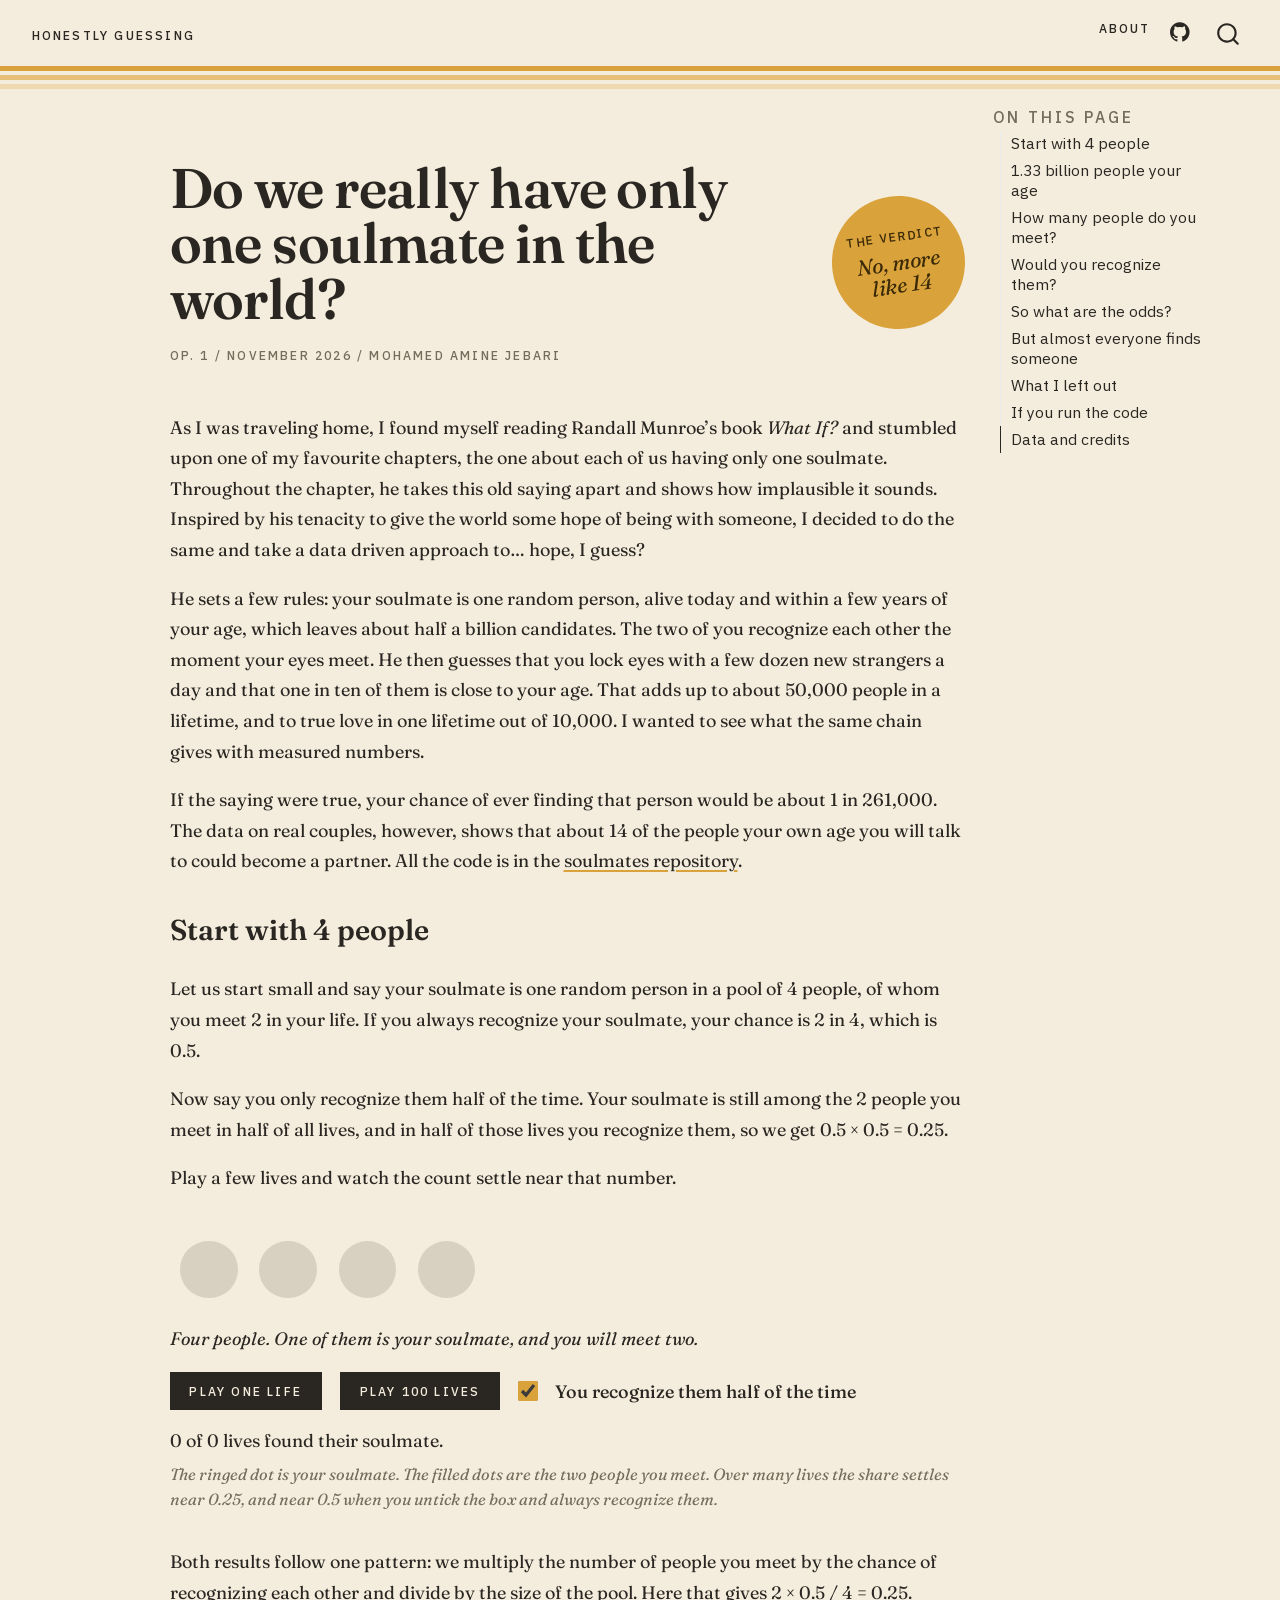
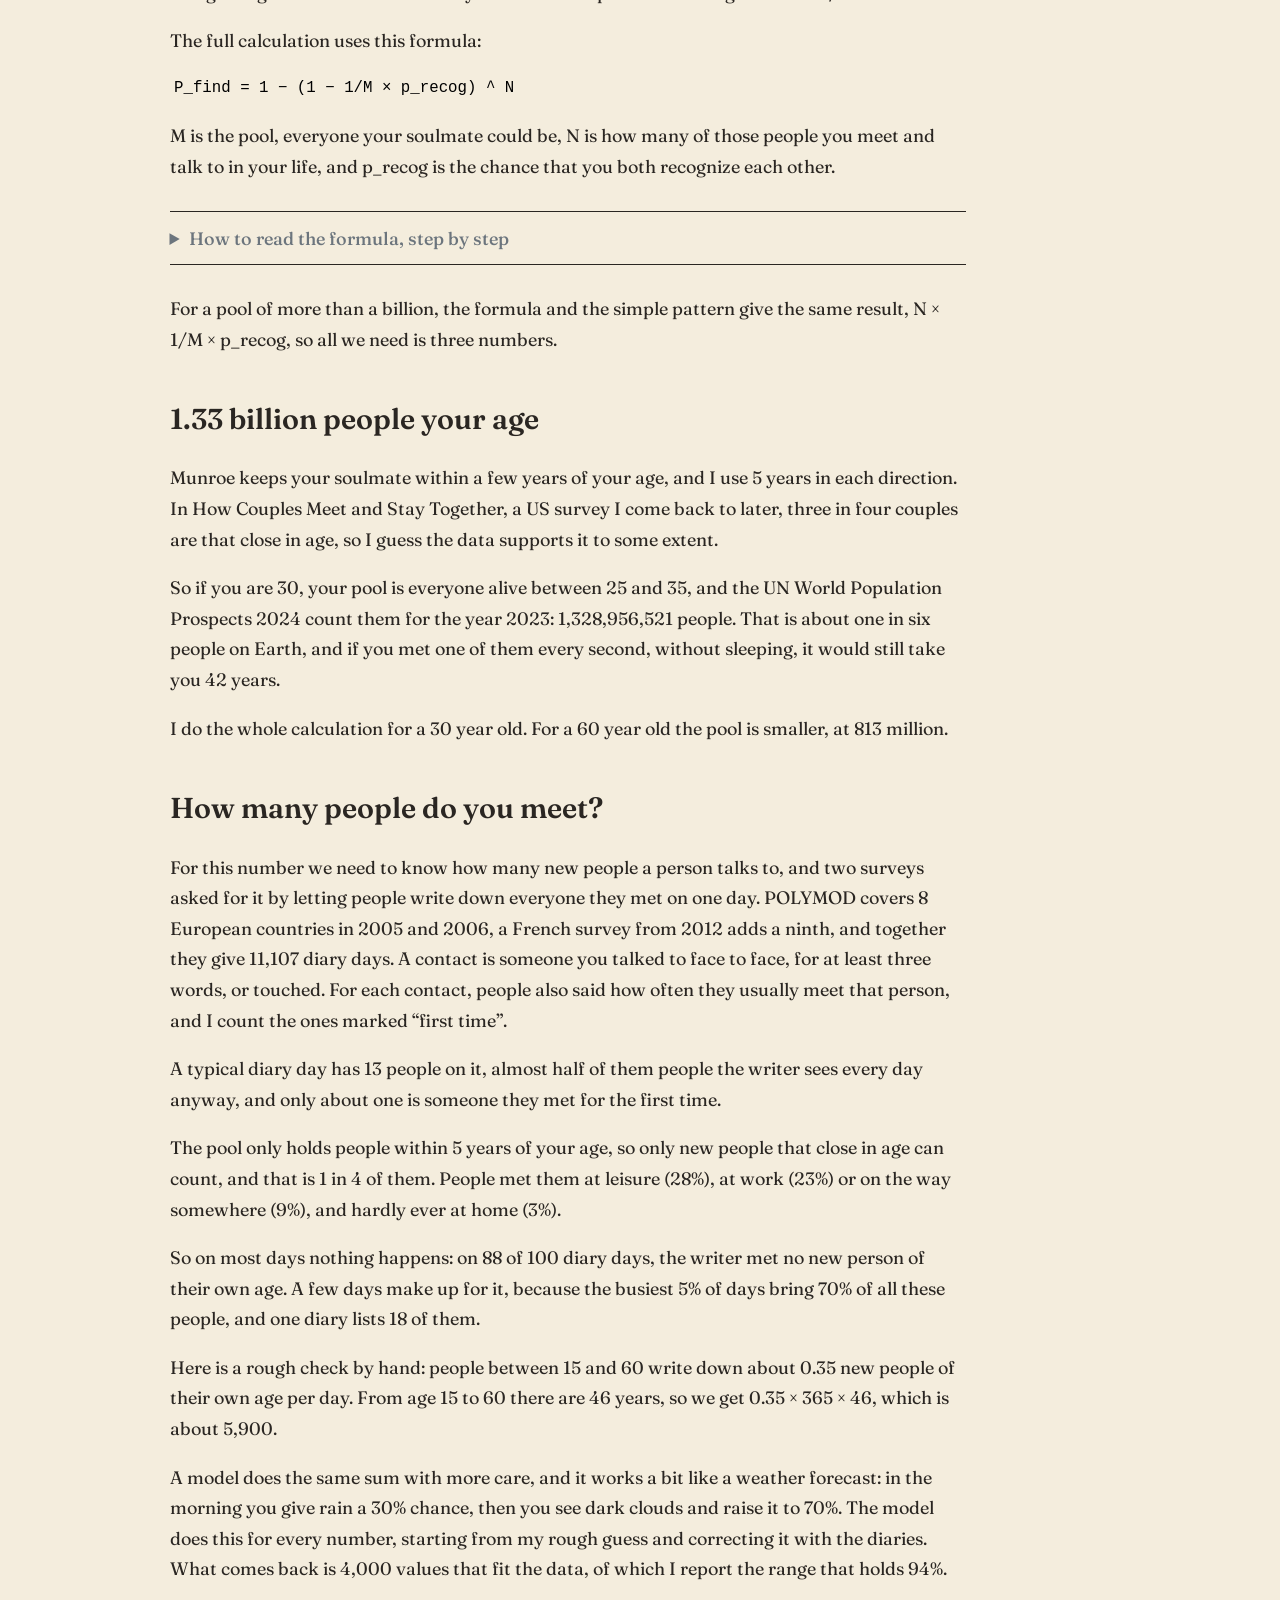
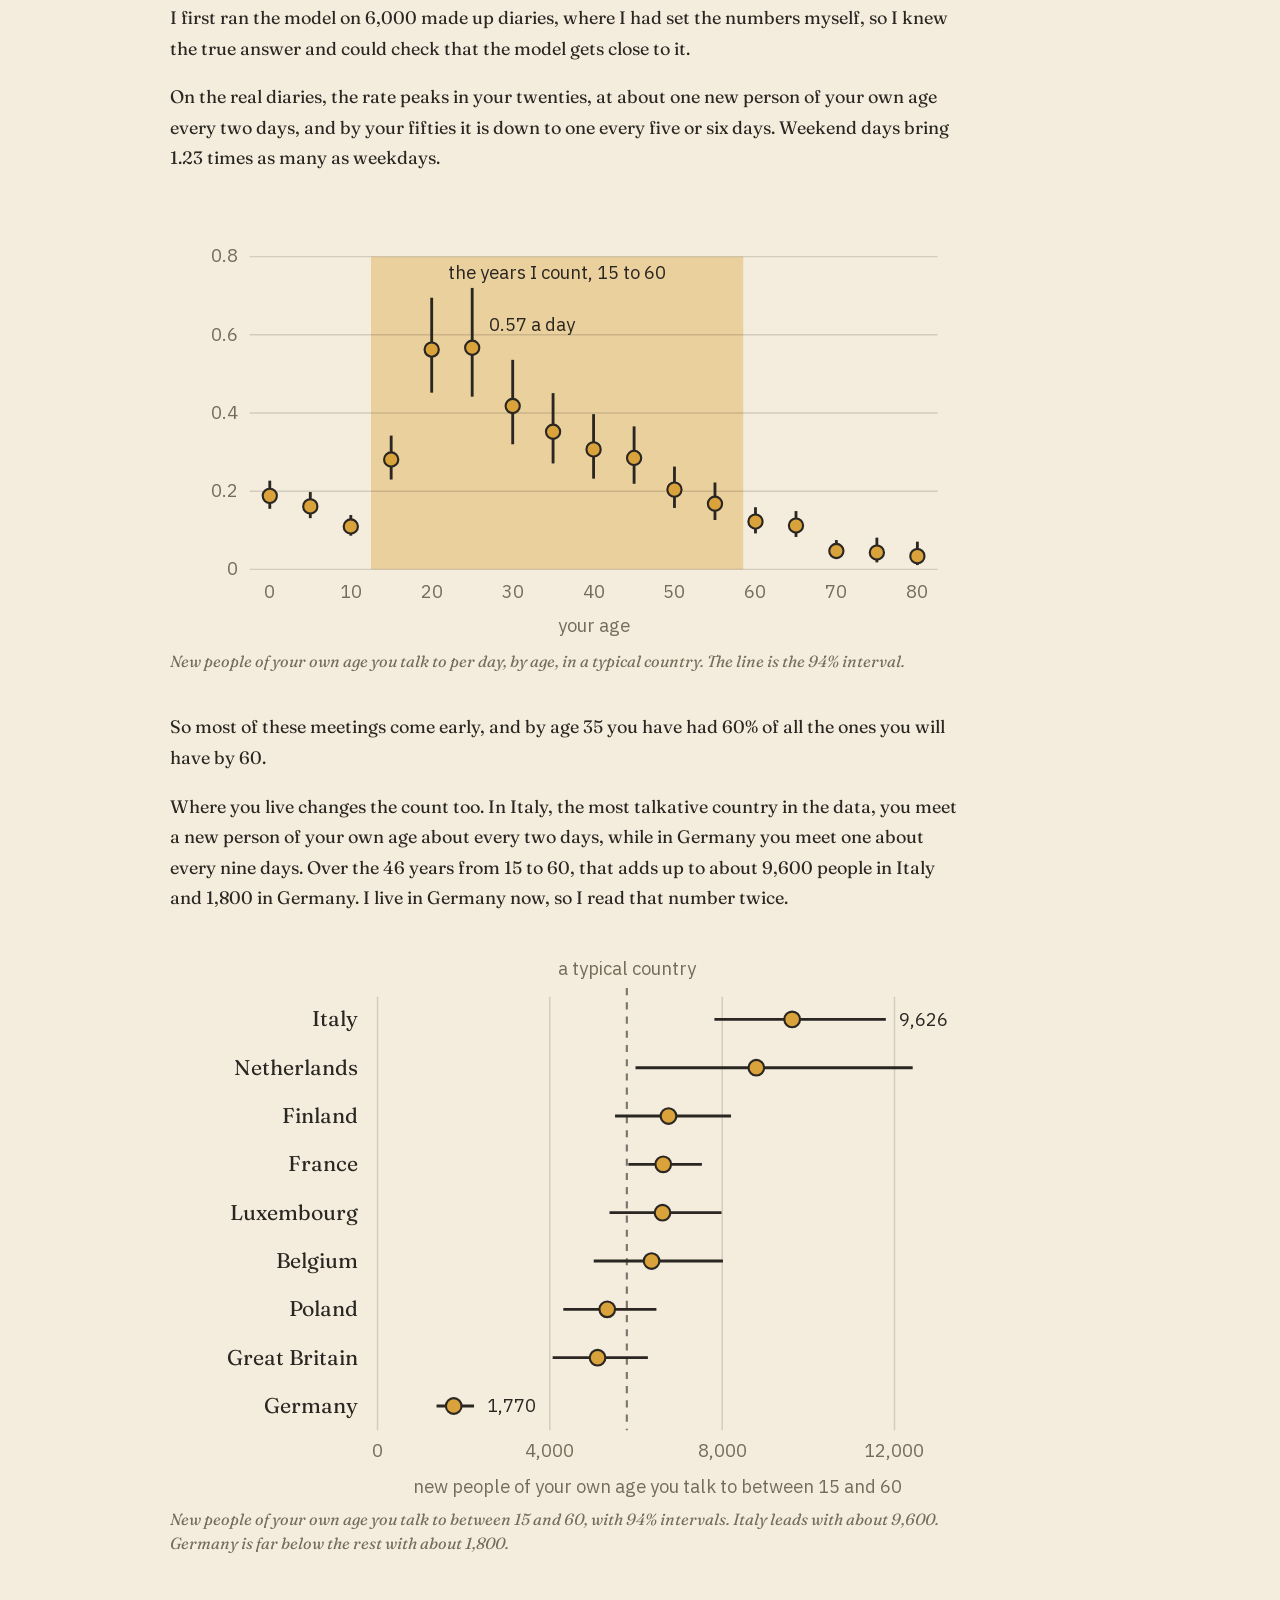
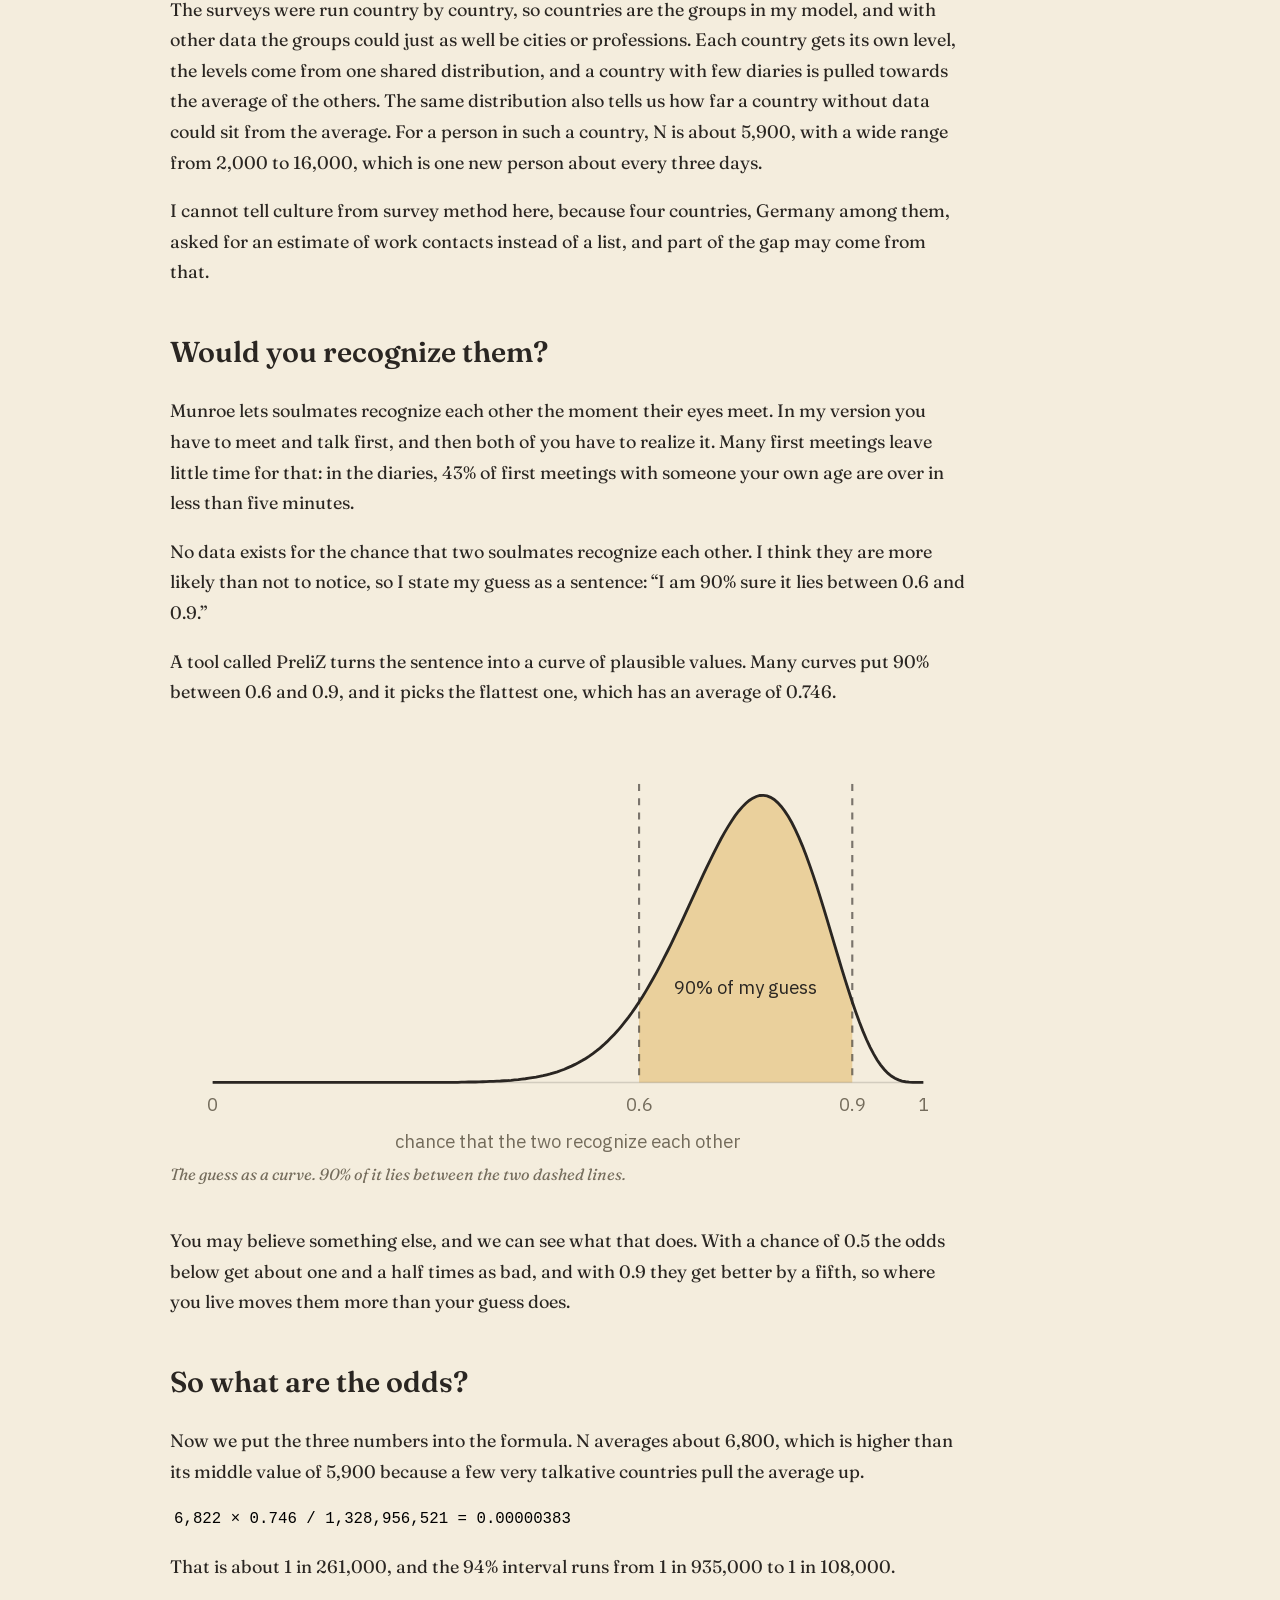
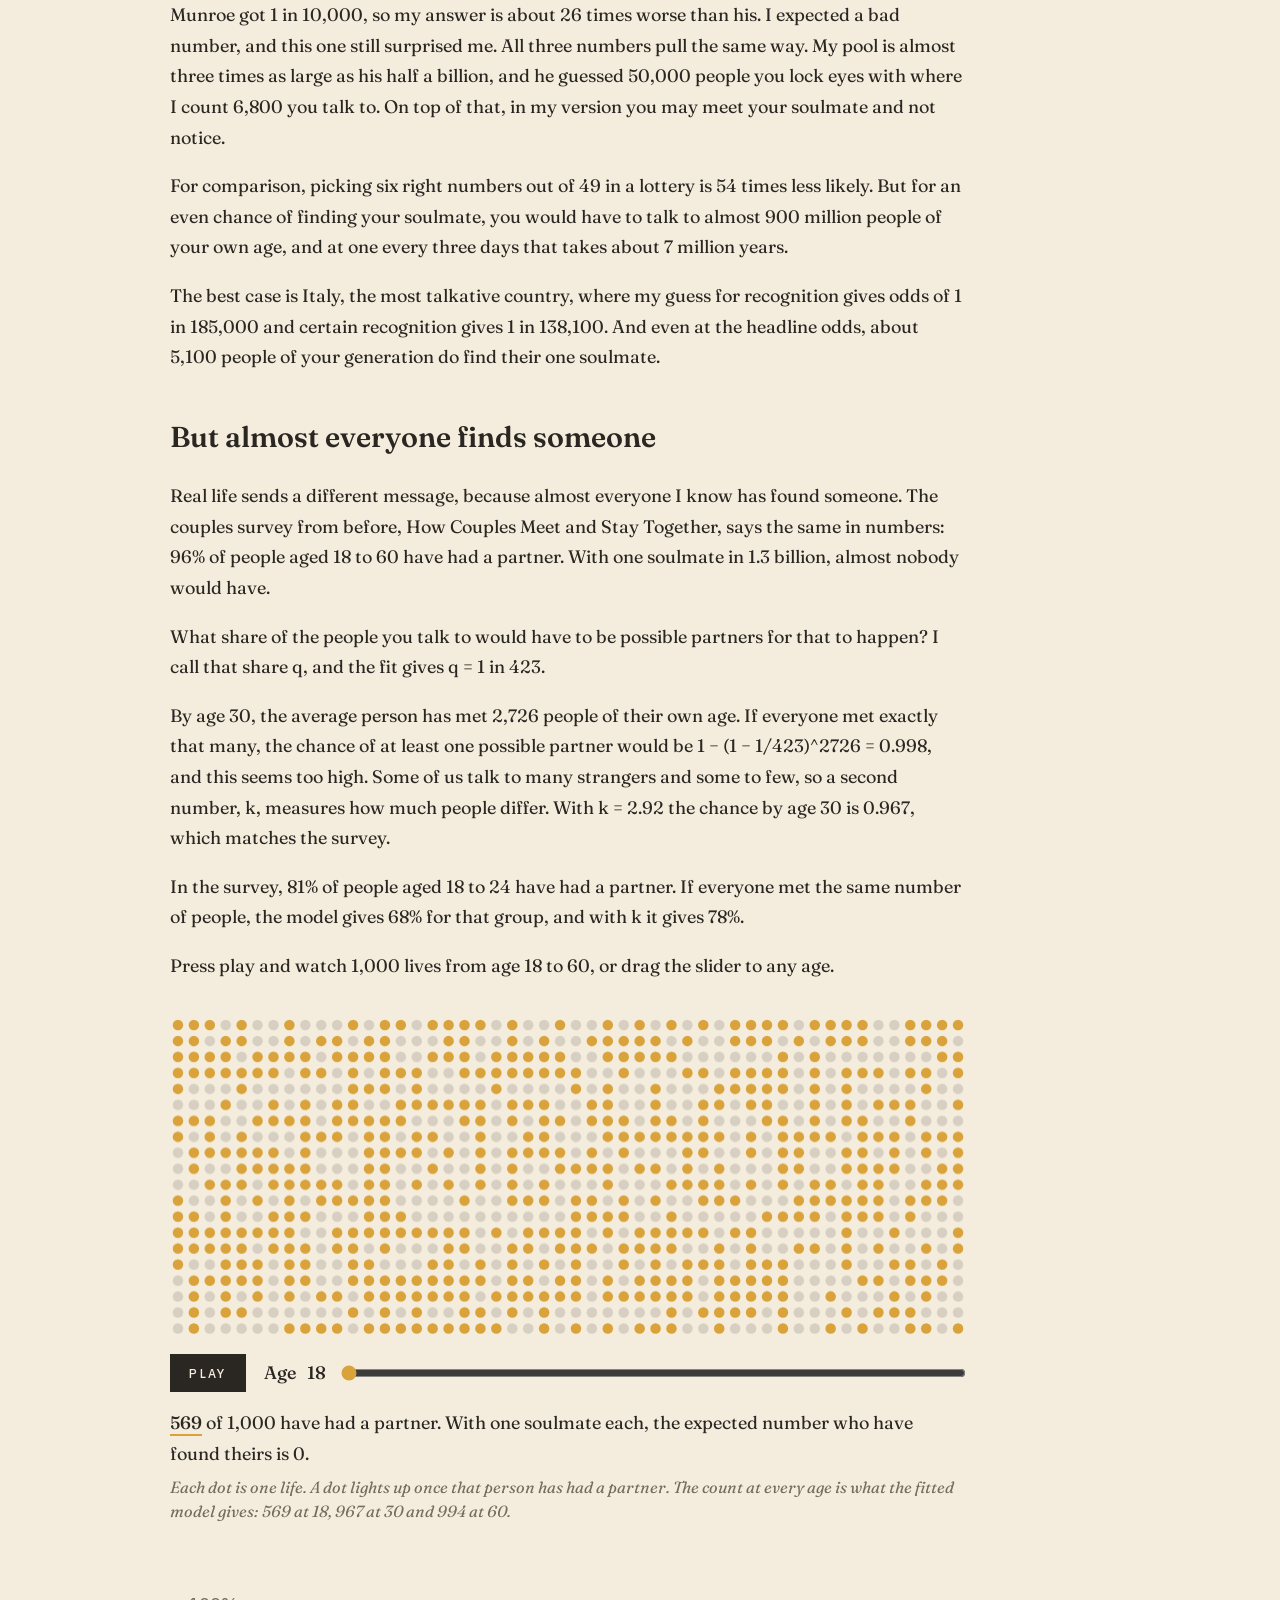
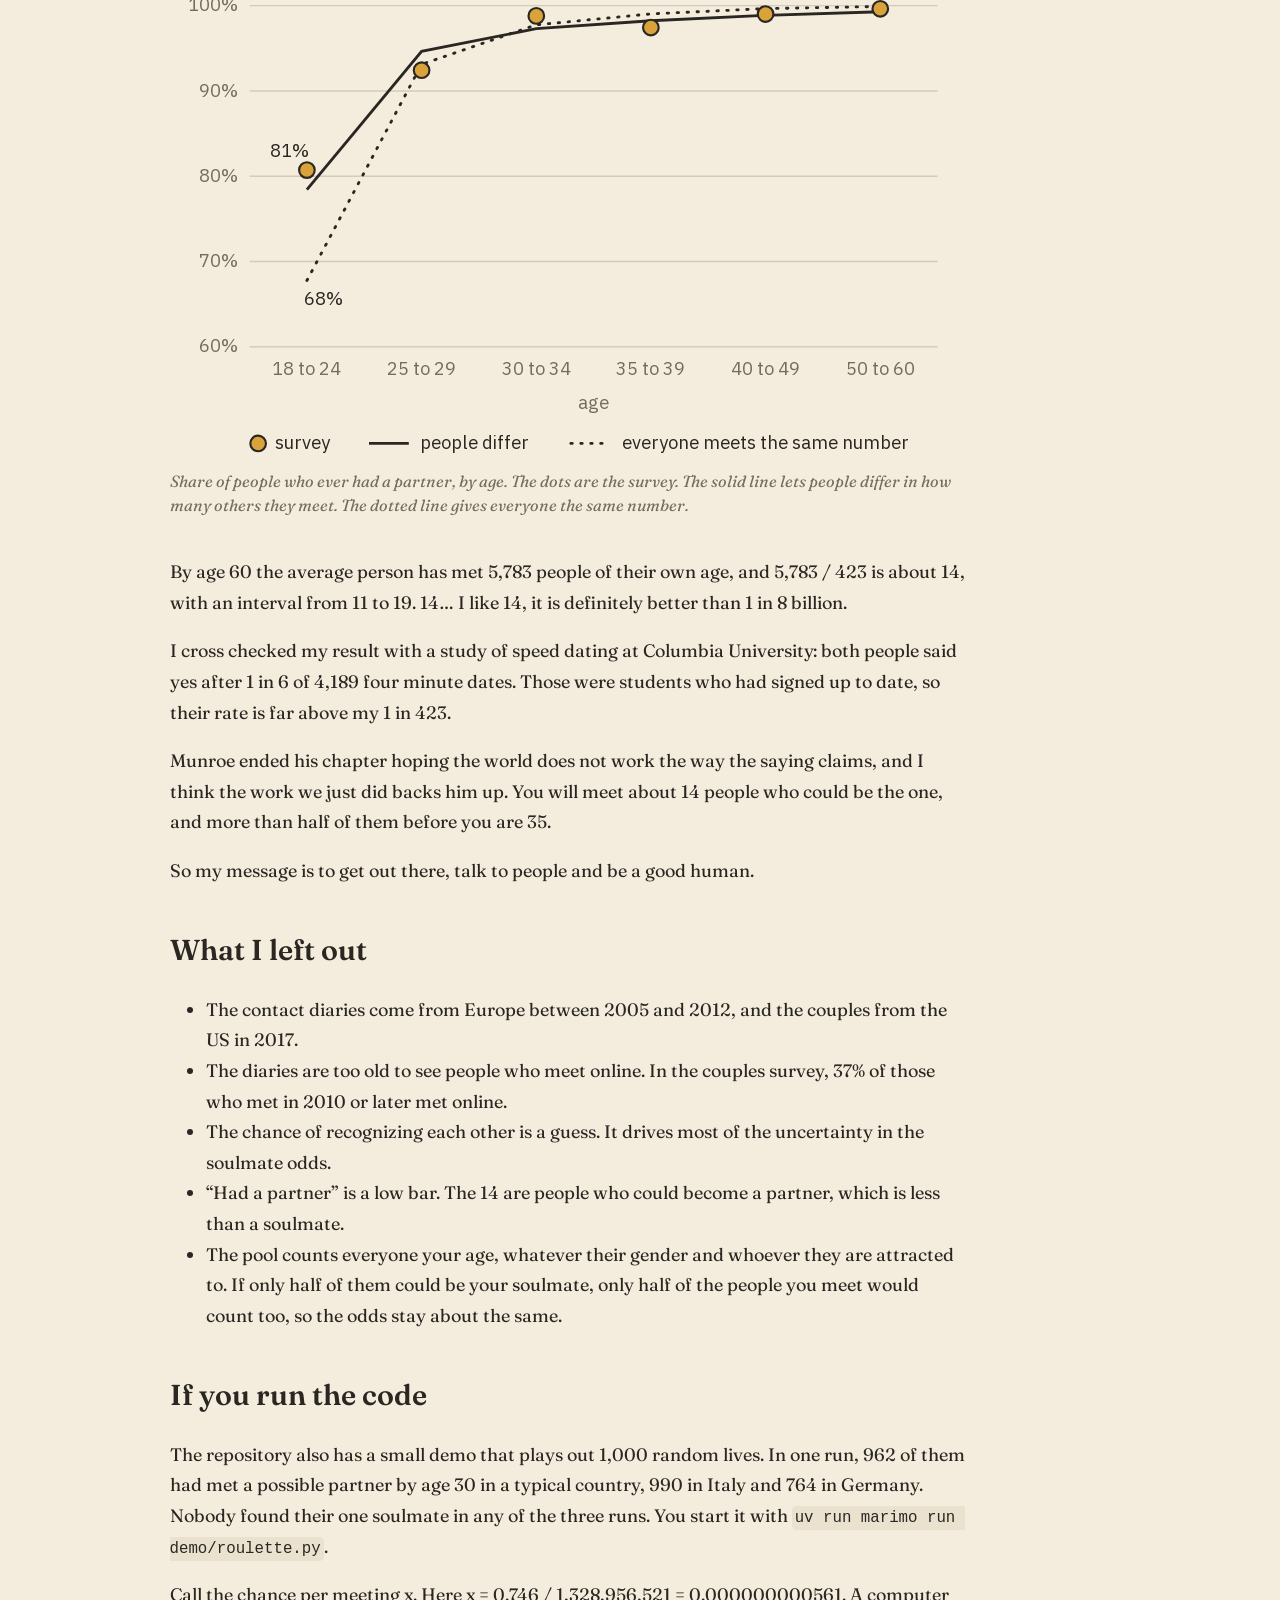
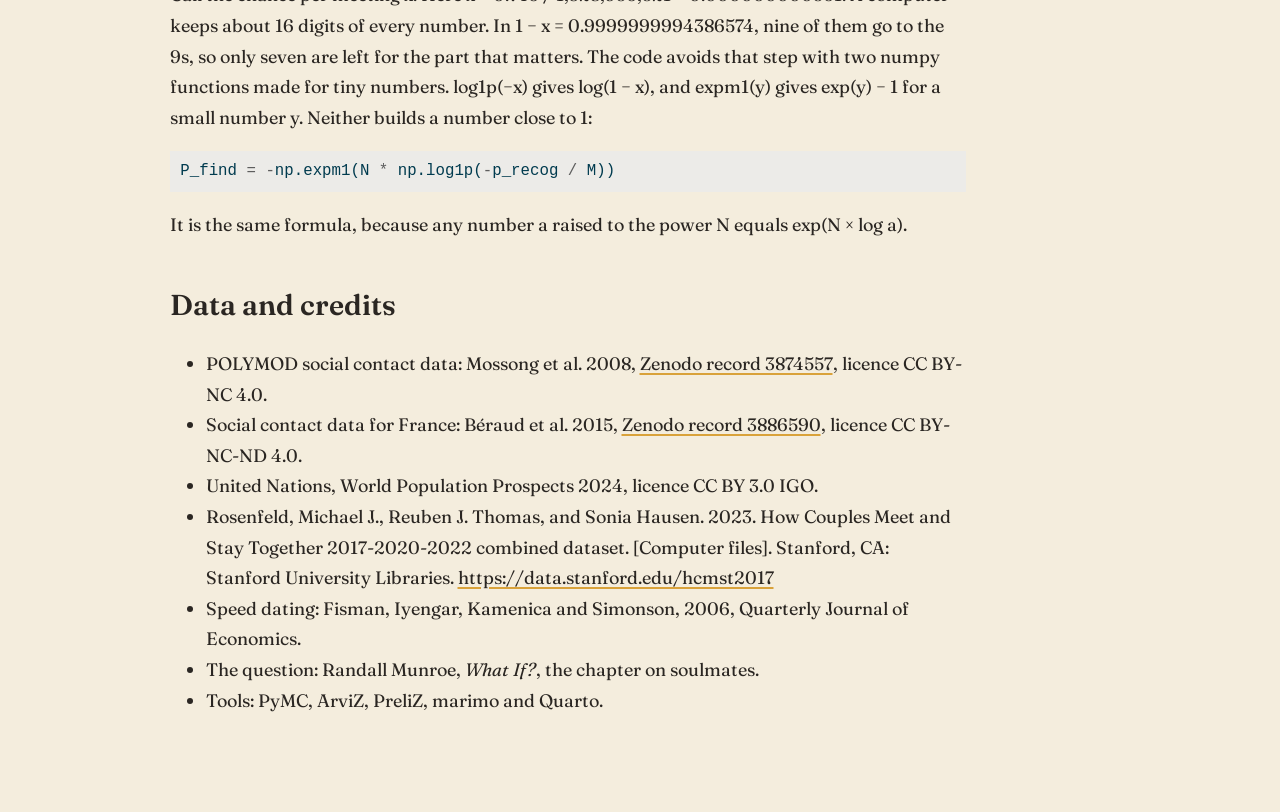
<file: posts/soulmates/index.html>
<!DOCTYPE html>
<html xmlns="http://www.w3.org/1999/xhtml" lang="en" xml:lang="en"><head>

<meta charset="utf-8">
<meta name="generator" content="quarto-1.11.9">

<meta name="viewport" content="width=device-width, initial-scale=1.0, user-scalable=yes">

<meta name="author" content="Mohamed Amine Jebari">
<meta name="description" content="If everyone had exactly one soulmate, your chance of finding them would be about 1 in 261,000. Real couples point to about 14 possible partners.">

<title>Do we really have only one soulmate in the world? – Honestly Guessing</title>
<style>
/* Default styles provided by pandoc.
** See https://pandoc.org/MANUAL.html#variables-for-html for config info.
*/
span.smallcaps{font-variant: small-caps;}
div.columns{display: flex; gap: 1.5em;}
div.column{flex: auto;}
@media screen {
div.columns{gap: min(4vw, 1.5em);}
div.column{overflow-x: auto;}
}
div.hanging-indent{margin-left: 1.5em; text-indent: -1.5em;}
ul.task-list{list-style: none;}
ul.task-list li input[type="checkbox"] {
  width: 0.8em;
  margin: 0 0.8em 0.2em -1em; /* quarto-specific, see https://github.com/quarto-dev/quarto-cli/issues/4556 */ 
  vertical-align: middle;
}
.display.math{display: block; text-align: center; margin: 0.5rem auto;}
/* CSS for syntax highlighting */
html { -webkit-text-size-adjust: 100%; }
pre > code.sourceCode { white-space: pre; position: relative; }
pre > code.sourceCode > span { display: inline-block; line-height: 1.25; }
pre > code.sourceCode > span:empty { height: 1.2em; }
.sourceCode { overflow: visible; }
code.sourceCode > span { color: inherit; text-decoration: inherit; }
div.sourceCode { margin: 1em 0; }
pre.sourceCode { margin: 0; }
@media screen {
div.sourceCode { overflow: auto; }
}
@media print {
pre > code.sourceCode { white-space: pre-wrap; }
pre > code.sourceCode > span { text-indent: -5em; padding-left: 5em; }
}
pre.numberSource code
  { counter-reset: source-line 0; }
pre.numberSource code > span
  { position: relative; left: -4em; counter-increment: source-line; }
pre.numberSource code > span > a:first-child::before
  { content: counter(source-line);
    position: relative; left: -1em; text-align: right; vertical-align: baseline;
    border: none; display: inline-block;
    -webkit-touch-callout: none; -webkit-user-select: none;
    -khtml-user-select: none; -moz-user-select: none;
    -ms-user-select: none; user-select: none;
    padding: 0 4px; width: 4em;
  }
pre.numberSource { margin-left: 3em;  padding-left: 4px; }
div.sourceCode
  {   }
@media screen {
pre > code.sourceCode > span > a:first-child::before { text-decoration: underline; }
}
</style>


<script src="../../site_libs/quarto-nav/quarto-nav.js"></script>
<script src="../../site_libs/clipboard/clipboard.min.js"></script>
<script src="../../site_libs/quarto-search/autocomplete.umd.js"></script>
<script src="../../site_libs/quarto-search/fuse.min.js"></script>
<script src="../../site_libs/quarto-search/quarto-search.js"></script>
<meta name="quarto:offset" content="../../">
<script src="../../site_libs/quarto-html/quarto.js" type="module"></script>
<script src="../../site_libs/quarto-html/tabsets/tabsets.js" type="module"></script>
<script src="../../site_libs/quarto-html/scrollable-regions/scrollable-regions.js" type="module"></script>
<script src="../../site_libs/quarto-html/popper.min.js"></script>
<script src="../../site_libs/quarto-html/tippy.umd.min.js"></script>
<script src="../../site_libs/quarto-html/anchor.min.js"></script>
<link href="../../site_libs/quarto-html/tippy.css" rel="stylesheet">
<link href="../../site_libs/quarto-html/quarto-syntax-highlighting-63b5708e65d6cd79cd7618c58d0c21e7.css" rel="stylesheet" id="quarto-text-highlighting-styles">
<script src="../../site_libs/bootstrap/bootstrap.min.js"></script>
<link href="../../site_libs/bootstrap/bootstrap-icons.css" rel="stylesheet">
<link href="../../site_libs/bootstrap/bootstrap-4bd9ce2d8bb358b04d3ed9f4d47143b2.min.css" rel="stylesheet" append-hash="true" id="quarto-bootstrap" data-mode="light">
<script id="quarto-search-options" type="application/json">{
  "location": "navbar",
  "copy-button": false,
  "collapse-after": 3,
  "panel-placement": "end",
  "type": "overlay",
  "limit": 50,
  "keyboard-shortcut": [
    "f",
    "/",
    "s"
  ],
  "show-item-context": false,
  "language": {
    "search-no-results-text": "No results",
    "search-matching-documents-text": "matching documents",
    "search-copy-link-title": "Copy link to search",
    "search-hide-matches-text": "Hide additional matches",
    "search-more-match-text": "more match in this document",
    "search-more-matches-text": "more matches in this document",
    "search-clear-button-title": "Clear",
    "search-text-placeholder": "",
    "search-detached-cancel-button-title": "Cancel",
    "search-submit-button-title": "Submit",
    "search-label": "Search"
  }
}</script>


<meta property="og:title" content="Do we really have only one soulmate in the world? – Honestly Guessing">
<meta property="og:description" content="If everyone had exactly one soulmate, your chance of finding them would be about 1 in 261,000. Real couples point to about 14 possible partners.">
<meta property="og:image" content="https://medaminegberry.github.io/honestly-guessing-blog/posts/soulmates/img/card.png">
<meta property="og:site_name" content="Honestly Guessing">
<meta property="og:image:height" content="630">
<meta property="og:image:width" content="1200">
<meta property="og:image:alt" content="The title of the post on cream paper, with a round sticker that says: No, more like 14">
<meta name="twitter:title" content="Do we really have only one soulmate in the world? – Honestly Guessing">
<meta name="twitter:description" content="If everyone had exactly one soulmate, your chance of finding them would be about 1 in 261,000. Real couples point to about 14 possible partners.">
<meta name="twitter:image" content="https://medaminegberry.github.io/honestly-guessing-blog/posts/soulmates/img/card.png">
<meta name="twitter:image:alt" content="The title of the post on cream paper, with a round sticker that says: No, more like 14">
<meta name="twitter:card" content="summary_large_image">
</head>

<body class="nav-fixed quarto-light"><a id="quarto-skip-link" class="visually-hidden-focusable" href="#quarto-document-content">Skip to main content</a>

<div id="quarto-search-results"></div>
  <header id="quarto-header" class="headroom fixed-top">
    <nav class="navbar navbar-expand-lg " data-bs-theme="dark" aria-label="Site">
      <div class="navbar-container container-fluid">
      <div class="navbar-brand-container mx-auto">
    <a class="navbar-brand" href="../../index.html">
    <span class="navbar-title">Honestly Guessing</span>
    </a>
  </div>
          <button class="navbar-toggler" type="button" data-bs-toggle="collapse" data-bs-target="#navbarCollapse" aria-controls="navbarCollapse" aria-expanded="false" aria-label="Toggle navigation" onclick="if (window.quartoToggleHeadroom) { window.quartoToggleHeadroom(); }">
  <span class="navbar-toggler-icon"></span>
</button>
          <div class="collapse navbar-collapse" id="navbarCollapse">
            <ul class="navbar-nav navbar-nav-scroll ms-auto">
  <li class="nav-item">
    <a class="nav-link" href="../../about.html"> 
<span class="menu-text">About</span></a>
  </li>  
  <li class="nav-item compact">
    <a class="nav-link" href="https://github.com/MedAmineGBerry"> <i class="bi bi-github" role="img" aria-label="GitHub">
</i> 
<span class="menu-text"></span></a>
  </li>  
</ul>
          </div> <!-- /navcollapse -->
            <div class="quarto-navbar-tools">
</div>
            <div id="quarto-search" class="" title="Search"></div>
      </div> <!-- /container-fluid -->
    </nav>
</header>
<!-- content -->
<div id="quarto-content" class="quarto-container page-columns page-rows-contents page-layout-article page-navbar">
<!-- sidebar -->
<!-- margin-sidebar -->
    <div id="quarto-margin-sidebar" class="sidebar margin-sidebar">
        <nav id="TOC" role="doc-toc" aria-labelledby="toc-title" class="toc-active">
    <h2 id="toc-title">On this page</h2>
   
  <ul>
  <li><a href="#start-with-4-people" id="toc-start-with-4-people" class="nav-link active" data-scroll-target="#start-with-4-people">Start with 4 people</a></li>
  <li><a href="#billion-people-your-age" id="toc-billion-people-your-age" class="nav-link" data-scroll-target="#billion-people-your-age">1.33 billion people your age</a></li>
  <li><a href="#how-many-people-do-you-meet" id="toc-how-many-people-do-you-meet" class="nav-link" data-scroll-target="#how-many-people-do-you-meet">How many people do you meet?</a></li>
  <li><a href="#would-you-recognize-them" id="toc-would-you-recognize-them" class="nav-link" data-scroll-target="#would-you-recognize-them">Would you recognize them?</a></li>
  <li><a href="#so-what-are-the-odds" id="toc-so-what-are-the-odds" class="nav-link" data-scroll-target="#so-what-are-the-odds">So what are the odds?</a></li>
  <li><a href="#but-almost-everyone-finds-someone" id="toc-but-almost-everyone-finds-someone" class="nav-link" data-scroll-target="#but-almost-everyone-finds-someone">But almost everyone finds someone</a></li>
  <li><a href="#what-i-left-out" id="toc-what-i-left-out" class="nav-link" data-scroll-target="#what-i-left-out">What I left out</a></li>
  <li><a href="#if-you-run-the-code" id="toc-if-you-run-the-code" class="nav-link" data-scroll-target="#if-you-run-the-code">If you run the code</a></li>
  <li><a href="#data-and-credits" id="toc-data-and-credits" class="nav-link" data-scroll-target="#data-and-credits">Data and credits</a></li>
  </ul>
</nav>
    </div>
<!-- main -->
<main class="content" id="quarto-document-content" tabindex="-1">

<header id="title-block-header" class="quarto-title-block default sleeve-mustard">
<div class="quarto-title">
<div class="title-text">
<h1 class="title">Do we really have only one soulmate in the world?</h1>
<p class="label">Op. 1 / November 2026 / Mohamed Amine Jebari</p>
</div>
<div class="sticker"><span class="label">The verdict</span><span class="sticker-text">No, more like 14</span></div>
</div>
</header>


<p>As I was traveling home, I found myself reading Randall Munroe’s book <em>What If?</em> and stumbled upon one of my favourite chapters, the one about each of us having only one soulmate. Throughout the chapter, he takes this old saying apart and shows how implausible it sounds. Inspired by his tenacity to give the world some hope of being with someone, I decided to do the same and take a data driven approach to… hope, I guess?</p>
<p>He sets a few rules: your soulmate is one random person, alive today and within a few years of your age, which leaves about half a billion candidates. The two of you recognize each other the moment your eyes meet. He then guesses that you lock eyes with a few dozen new strangers a day and that one in ten of them is close to your age. That adds up to about 50,000 people in a lifetime, and to true love in one lifetime out of 10,000. I wanted to see what the same chain gives with measured numbers.</p>
<p>If the saying were true, your chance of ever finding that person would be about 1 in 261,000. The data on real couples, however, shows that about 14 of the people your own age you will talk to could become a partner. All the code is in the <a href="https://github.com/MedAmineGBerry/soulmates">soulmates repository</a>.</p>
<section id="start-with-4-people" class="level2">
<h2 class="anchored" data-anchor-id="start-with-4-people">Start with 4 people</h2>
<p>Let us start small and say your soulmate is one random person in a pool of 4 people, of whom you meet 2 in your life. If you always recognize your soulmate, your chance is 2 in 4, which is 0.5.</p>
<p>Now say you only recognize them half of the time. Your soulmate is still among the 2 people you meet in half of all lives, and in half of those lives you recognize them, so we get 0.5 × 0.5 = 0.25.</p>
<p>Play a few lives and watch the count settle near that number.</p>
<figure class="pool figure" id="pool">
<div class="pool-dots" aria-hidden="true"><i></i><i></i><i></i><i></i></div>
<p class="pool-says" aria-live="polite">Four people. One of them is your soulmate, and you will meet two.</p>
<div class="lives-controls">
<button type="button" class="label" data-one="">Play one life</button>
<button type="button" class="label" data-many="">Play 100 lives</button>
<label><input type="checkbox" data-half="" checked=""> You recognize them half of the time</label>
</div>
<p class="lives-count"><span data-found="">0</span> of <span data-lives="">0</span> lives found their soulmate.</p>
<figcaption>The ringed dot is your soulmate. The filled dots are the two people you meet. Over many lives the share settles near 0.25, and near 0.5 when you untick the box and always recognize them.</figcaption>
</figure>
<script src="pool.js"></script>
<p>Both results follow one pattern: we multiply the number of people you meet by the chance of recognizing each other and divide by the size of the pool. Here that gives 2 × 0.5 / 4 = 0.25.</p>
<p>The full calculation uses this formula:</p>
<pre><code>P_find = 1 − (1 − 1/M × p_recog) ^ N</code></pre>
<p>M is the pool, everyone your soulmate could be, N is how many of those people you meet and talk to in your life, and p_recog is the chance that you both recognize each other.</p>
<details class="more">
<summary>
How to read the formula, step by step
</summary>
<p>Read it from the inside out, with the 4 people and sure recognition. Call them A, B, C and D, and say A is your soulmate.</p>
<ol type="1">
<li>One meeting works out with chance 1/4 × 1 = 1/4. It must be A, and you must recognize each other.</li>
<li>One meeting fails with chance 1 − 1/4 = 3/4. It is B, C or D.</li>
<li>Both meetings fail with chance (3/4)² = 9/16. Each meeting can be any of the 4, so there are 16 equally likely pairs. Of those, 3 × 3 = 9 have no A.</li>
<li>At least one meeting works out with chance 1 − 9/16 = 7/16. The other 7 pairs contain A.</li>
</ol>
<p>Why count the failures? A success can come on the first meeting, the second or both, and “both” is easy to count twice. Failing every time happens in one way only.</p>
<p>The formula lets a meeting land on the same person twice, like the pair AA. That is why it gives 7/16 instead of the 8/16 you get with 2 different people, and 0.23 instead of 0.25 with half recognition.</p>
</details>
<p>For a pool of more than a billion, the formula and the simple pattern give the same result, N × 1/M × p_recog, so all we need is three numbers.</p>
</section>
<section id="billion-people-your-age" class="level2">
<h2 class="anchored" data-anchor-id="billion-people-your-age">1.33 billion people your age</h2>
<p>Munroe keeps your soulmate within a few years of your age, and I use 5 years in each direction. In How Couples Meet and Stay Together, a US survey I come back to later, three in four couples are that close in age, so I guess the data supports it to some extent.</p>
<p>So if you are 30, your pool is everyone alive between 25 and 35, and the UN World Population Prospects 2024 count them for the year 2023: 1,328,956,521 people. That is about one in six people on Earth, and if you met one of them every second, without sleeping, it would still take you 42 years.</p>
<p>I do the whole calculation for a 30 year old. For a 60 year old the pool is smaller, at 813 million.</p>
</section>
<section id="how-many-people-do-you-meet" class="level2">
<h2 class="anchored" data-anchor-id="how-many-people-do-you-meet">How many people do you meet?</h2>
<p>For this number we need to know how many new people a person talks to, and two surveys asked for it by letting people write down everyone they met on one day. POLYMOD covers 8 European countries in 2005 and 2006, a French survey from 2012 adds a ninth, and together they give 11,107 diary days. A contact is someone you talked to face to face, for at least three words, or touched. For each contact, people also said how often they usually meet that person, and I count the ones marked “first time”.</p>
<p>A typical diary day has 13 people on it, almost half of them people the writer sees every day anyway, and only about one is someone they met for the first time.</p>
<p>The pool only holds people within 5 years of your age, so only new people that close in age can count, and that is 1 in 4 of them. People met them at leisure (28%), at work (23%) or on the way somewhere (9%), and hardly ever at home (3%).</p>
<p>So on most days nothing happens: on 88 of 100 diary days, the writer met no new person of their own age. A few days make up for it, because the busiest 5% of days bring 70% of all these people, and one diary lists 18 of them.</p>
<p>Here is a rough check by hand: people between 15 and 60 write down about 0.35 new people of their own age per day. From age 15 to 60 there are 46 years, so we get 0.35 × 365 × 46, which is about 5,900.</p>
<p>A model does the same sum with more care, and it works a bit like a weather forecast: in the morning you give rain a 30% chance, then you see dark clouds and raise it to 70%. The model does this for every number, starting from my rough guess and correcting it with the diaries. What comes back is 4,000 values that fit the data, of which I report the range that holds 94%.</p>
<p>I first ran the model on 6,000 made up diaries, where I had set the numbers myself, so I knew the true answer and could check that the model gets close to it.</p>
<p>On the real diaries, the rate peaks in your twenties, at about one new person of your own age every two days, and by your fifties it is down to one every five or six days. Weekend days bring 1.23 times as many as weekdays.</p>

<figure class="chart-fig figure">
<svg class="chart" viewbox="0 0 560 306" role="img" aria-label="A dot for each 5 year age band with a line for its range. The rate is highest between 20 and 29 with 0.57 new people a day and falls with age.">
<rect class="tint" x="141.4" y="30" width="261.9" height="220"></rect>
<text x="272.4" y="46" text-anchor="middle">the years I count, 15 to 60</text>
<line class="thin" x1="56" y1="250.0" x2="540" y2="250.0"></line>
<text class="quiet" x="48" y="254.0" text-anchor="end">0</text>
<line class="thin" x1="56" y1="195.0" x2="540" y2="195.0"></line>
<text class="quiet" x="48" y="199.0" text-anchor="end">0.2</text>
<line class="thin" x1="56" y1="140.0" x2="540" y2="140.0"></line>
<text class="quiet" x="48" y="144.0" text-anchor="end">0.4</text>
<line class="thin" x1="56" y1="85.0" x2="540" y2="85.0"></line>
<text class="quiet" x="48" y="89.0" text-anchor="end">0.6</text>
<line class="thin" x1="56" y1="30.0" x2="540" y2="30.0"></line>
<text class="quiet" x="48" y="34.0" text-anchor="end">0.8</text>
<g><title>Ages 0 to 4: 0.19 new people a day, range 0.15 to 0.23</title>
<rect class="hit" x="56.0" y="30" width="28.5" height="246"></rect>
<line class="line" x1="70.2" y1="207.4" x2="70.2" y2="187.6"></line>
<circle class="dot" cx="70.2" cy="198.3" r="5"></circle>
<text class="quiet" x="70.2" y="270" text-anchor="middle">0</text>
</g>
<g><title>Ages 5 to 9: 0.16 new people a day, range 0.13 to 0.20</title>
<rect class="hit" x="84.5" y="30" width="28.5" height="246"></rect>
<line class="line" x1="98.7" y1="214.0" x2="98.7" y2="195.6"></line>
<circle class="dot" cx="98.7" cy="205.7" r="5"></circle>
</g>
<g><title>Ages 10 to 14: 0.11 new people a day, range 0.09 to 0.14</title>
<rect class="hit" x="112.9" y="30" width="28.5" height="246"></rect>
<line class="line" x1="127.2" y1="226.3" x2="127.2" y2="211.8"></line>
<circle class="dot" cx="127.2" cy="219.8" r="5"></circle>
<text class="quiet" x="127.2" y="270" text-anchor="middle">10</text>
</g>
<g><title>Ages 15 to 19: 0.28 new people a day, range 0.23 to 0.34</title>
<rect class="hit" x="141.4" y="30" width="28.5" height="246"></rect>
<line class="line" x1="155.6" y1="186.8" x2="155.6" y2="155.9"></line>
<circle class="dot" cx="155.6" cy="172.7" r="5"></circle>
</g>
<g><title>Ages 20 to 24: 0.56 new people a day, range 0.45 to 0.69</title>
<rect class="hit" x="169.9" y="30" width="28.5" height="246"></rect>
<line class="line" x1="184.1" y1="125.7" x2="184.1" y2="58.9"></line>
<circle class="dot" cx="184.1" cy="95.4" r="5"></circle>
<text class="quiet" x="184.1" y="270" text-anchor="middle">20</text>
</g>
<g><title>Ages 25 to 29: 0.57 new people a day, range 0.44 to 0.72</title>
<rect class="hit" x="198.4" y="30" width="28.5" height="246"></rect>
<line class="line" x1="212.6" y1="128.5" x2="212.6" y2="52.0"></line>
<circle class="dot" cx="212.6" cy="94.1" r="5"></circle>
</g>
<g><title>Ages 30 to 34: 0.42 new people a day, range 0.32 to 0.54</title>
<rect class="hit" x="226.8" y="30" width="28.5" height="246"></rect>
<line class="line" x1="241.1" y1="162.0" x2="241.1" y2="102.6"></line>
<circle class="dot" cx="241.1" cy="135.1" r="5"></circle>
<text class="quiet" x="241.1" y="270" text-anchor="middle">30</text>
</g>
<g><title>Ages 35 to 39: 0.35 new people a day, range 0.27 to 0.45</title>
<rect class="hit" x="255.3" y="30" width="28.5" height="246"></rect>
<line class="line" x1="269.5" y1="175.5" x2="269.5" y2="126.0"></line>
<circle class="dot" cx="269.5" cy="153.2" r="5"></circle>
</g>
<g><title>Ages 40 to 44: 0.31 new people a day, range 0.23 to 0.40</title>
<rect class="hit" x="283.8" y="30" width="28.5" height="246"></rect>
<line class="line" x1="298.0" y1="186.2" x2="298.0" y2="140.8"></line>
<circle class="dot" cx="298.0" cy="165.6" r="5"></circle>
<text class="quiet" x="298.0" y="270" text-anchor="middle">40</text>
</g>
<g><title>Ages 45 to 49: 0.28 new people a day, range 0.22 to 0.37</title>
<rect class="hit" x="312.2" y="30" width="28.5" height="246"></rect>
<line class="line" x1="326.5" y1="189.8" x2="326.5" y2="149.4"></line>
<circle class="dot" cx="326.5" cy="171.6" r="5"></circle>
</g>
<g><title>Ages 50 to 54: 0.20 new people a day, range 0.16 to 0.26</title>
<rect class="hit" x="340.7" y="30" width="28.5" height="246"></rect>
<line class="line" x1="354.9" y1="206.8" x2="354.9" y2="177.7"></line>
<circle class="dot" cx="354.9" cy="193.9" r="5"></circle>
<text class="quiet" x="354.9" y="270" text-anchor="middle">50</text>
</g>
<g><title>Ages 55 to 59: 0.17 new people a day, range 0.13 to 0.22</title>
<rect class="hit" x="369.2" y="30" width="28.5" height="246"></rect>
<line class="line" x1="383.4" y1="215.3" x2="383.4" y2="188.9"></line>
<circle class="dot" cx="383.4" cy="203.8" r="5"></circle>
</g>
<g><title>Ages 60 to 64: 0.12 new people a day, range 0.09 to 0.16</title>
<rect class="hit" x="397.6" y="30" width="28.5" height="246"></rect>
<line class="line" x1="411.9" y1="224.7" x2="411.9" y2="206.3"></line>
<circle class="dot" cx="411.9" cy="216.4" r="5"></circle>
<text class="quiet" x="411.9" y="270" text-anchor="middle">60</text>
</g>
<g><title>Ages 65 to 69: 0.11 new people a day, range 0.08 to 0.15</title>
<rect class="hit" x="426.1" y="30" width="28.5" height="246"></rect>
<line class="line" x1="440.4" y1="227.2" x2="440.4" y2="209.0"></line>
<circle class="dot" cx="440.4" cy="219.2" r="5"></circle>
</g>
<g><title>Ages 70 to 74: 0.05 new people a day, range 0.03 to 0.07</title>
<rect class="hit" x="454.6" y="30" width="28.5" height="246"></rect>
<line class="line" x1="468.8" y1="242.6" x2="468.8" y2="229.4"></line>
<circle class="dot" cx="468.8" cy="237.1" r="5"></circle>
<text class="quiet" x="468.8" y="270" text-anchor="middle">70</text>
</g>
<g><title>Ages 75 to 79: 0.04 new people a day, range 0.02 to 0.08</title>
<rect class="hit" x="483.1" y="30" width="28.5" height="246"></rect>
<line class="line" x1="497.3" y1="245.1" x2="497.3" y2="227.7"></line>
<circle class="dot" cx="497.3" cy="238.2" r="5"></circle>
</g>
<g><title>Ages 80 and over: 0.03 new people a day, range 0.01 to 0.07</title>
<rect class="hit" x="511.5" y="30" width="28.5" height="246"></rect>
<line class="line" x1="525.8" y1="247.0" x2="525.8" y2="230.5"></line>
<circle class="dot" cx="525.8" cy="240.7" r="5"></circle>
<text class="quiet" x="525.8" y="270" text-anchor="middle">80</text>
</g>
<text x="224.6" y="82.1">0.57 a day</text>
<text class="quiet" x="298.0" y="294" text-anchor="middle">your age</text>
</svg>
<figcaption>New people of your own age you talk to per day, by age, in a typical country. The line is the 94% interval.</figcaption>
</figure>


<p>So most of these meetings come early, and by age 35 you have had 60% of all the ones you will have by 60.</p>
<p>Where you live changes the count too. In Italy, the most talkative country in the data, you meet a new person of your own age about every two days, while in Germany you meet one about every nine days. Over the 46 years from 15 to 60, that adds up to about 9,600 people in Italy and 1,800 in Germany. I live in Germany now, so I read that number twice.</p>

<figure class="chart-fig figure">
<svg class="chart" viewbox="0 0 560 389" role="img" aria-label="A dot for each of nine countries with a line for its range. Italy is highest with 9,626 people, Germany is lowest with 1,770.">
<line class="thin" x1="146.0" y1="30" x2="146.0" y2="335"></line>
<text class="quiet" x="146.0" y="354" text-anchor="middle">0</text>
<line class="thin" x1="267.2" y1="30" x2="267.2" y2="335"></line>
<text class="quiet" x="267.2" y="354" text-anchor="middle">4,000</text>
<line class="thin" x1="388.5" y1="30" x2="388.5" y2="335"></line>
<text class="quiet" x="388.5" y="354" text-anchor="middle">8,000</text>
<line class="thin" x1="509.7" y1="30" x2="509.7" y2="335"></line>
<text class="quiet" x="509.7" y="354" text-anchor="middle">12,000</text>
<line class="dash" x1="321.4" y1="24" x2="321.4" y2="335"></line>
<text class="quiet" x="321.4" y="15" text-anchor="middle">a typical country</text>
<g><title>Italy: 9,626 people, range 7,820 to 11,798</title>
<rect class="hit" x="0" y="29.0" width="560" height="34"></rect>
<text class="name" x="132" y="51" text-anchor="end">Italy</text>
<line class="line" x1="383.0" y1="46" x2="503.6" y2="46"></line>
<circle class="dot" cx="437.7" cy="46" r="5.5"></circle>
<text x="512.6" y="50.5">9,626</text>
</g>
<g><title>Netherlands: 8,792 people, range 5,987 to 12,421</title>
<rect class="hit" x="0" y="63.0" width="560" height="34"></rect>
<text class="name" x="132" y="85" text-anchor="end">Netherlands</text>
<line class="line" x1="327.5" y1="80" x2="522.5" y2="80"></line>
<circle class="dot" cx="412.5" cy="80" r="5.5"></circle>
</g>
<g><title>Finland: 6,755 people, range 5,512 to 8,206</title>
<rect class="hit" x="0" y="97.0" width="560" height="34"></rect>
<text class="name" x="132" y="119" text-anchor="end">Finland</text>
<line class="line" x1="313.1" y1="114" x2="394.7" y2="114"></line>
<circle class="dot" cx="350.7" cy="114" r="5.5"></circle>
</g>
<g><title>France: 6,633 people, range 5,824 to 7,529</title>
<rect class="hit" x="0" y="131.0" width="560" height="34"></rect>
<text class="name" x="132" y="153" text-anchor="end">France</text>
<line class="line" x1="322.5" y1="148" x2="374.2" y2="148"></line>
<circle class="dot" cx="347.0" cy="148" r="5.5"></circle>
</g>
<g><title>Luxembourg: 6,617 people, range 5,385 to 7,985</title>
<rect class="hit" x="0" y="165.0" width="560" height="34"></rect>
<text class="name" x="132" y="187" text-anchor="end">Luxembourg</text>
<line class="line" x1="309.2" y1="182" x2="388.0" y2="182"></line>
<circle class="dot" cx="346.5" cy="182" r="5.5"></circle>
</g>
<g><title>Belgium: 6,360 people, range 5,018 to 8,018</title>
<rect class="hit" x="0" y="199.0" width="560" height="34"></rect>
<text class="name" x="132" y="221" text-anchor="end">Belgium</text>
<line class="line" x1="298.1" y1="216" x2="389.0" y2="216"></line>
<circle class="dot" cx="338.8" cy="216" r="5.5"></circle>
</g>
<g><title>Poland: 5,331 people, range 4,314 to 6,473</title>
<rect class="hit" x="0" y="233.0" width="560" height="34"></rect>
<text class="name" x="132" y="255" text-anchor="end">Poland</text>
<line class="line" x1="276.7" y1="250" x2="342.2" y2="250"></line>
<circle class="dot" cx="307.6" cy="250" r="5.5"></circle>
</g>
<g><title>Great Britain: 5,106 people, range 4,064 to 6,275</title>
<rect class="hit" x="0" y="267.0" width="560" height="34"></rect>
<text class="name" x="132" y="289" text-anchor="end">Great Britain</text>
<line class="line" x1="269.2" y1="284" x2="336.2" y2="284"></line>
<circle class="dot" cx="300.8" cy="284" r="5.5"></circle>
</g>
<g><title>Germany: 1,770 people, range 1,368 to 2,239</title>
<rect class="hit" x="0" y="301.0" width="560" height="34"></rect>
<text class="name" x="132" y="323" text-anchor="end">Germany</text>
<line class="line" x1="187.5" y1="318" x2="213.9" y2="318"></line>
<circle class="dot" cx="199.6" cy="318" r="5.5"></circle>
<text x="222.9" y="322.5">1,770</text>
</g>
<text class="quiet" x="343.0" y="379" text-anchor="middle">new people of your own age you talk to between 15 and 60</text>
</svg>
<figcaption>New people of your own age you talk to between 15 and 60, with 94% intervals. Italy leads with about 9,600. Germany is far below the rest with about 1,800.</figcaption>
</figure>


<p>The surveys were run country by country, so countries are the groups in my model, and with other data the groups could just as well be cities or professions. Each country gets its own level, the levels come from one shared distribution, and a country with few diaries is pulled towards the average of the others. The same distribution also tells us how far a country without data could sit from the average. For a person in such a country, N is about 5,900, with a wide range from 2,000 to 16,000, which is one new person about every three days.</p>
<p>I cannot tell culture from survey method here, because four countries, Germany among them, asked for an estimate of work contacts instead of a list, and part of the gap may come from that.</p>
</section>
<section id="would-you-recognize-them" class="level2">
<h2 class="anchored" data-anchor-id="would-you-recognize-them">Would you recognize them?</h2>
<p>Munroe lets soulmates recognize each other the moment their eyes meet. In my version you have to meet and talk first, and then both of you have to realize it. Many first meetings leave little time for that: in the diaries, 43% of first meetings with someone your own age are over in less than five minutes.</p>
<p>No data exists for the chance that two soulmates recognize each other. I think they are more likely than not to notice, so I state my guess as a sentence: “I am 90% sure it lies between 0.6 and 0.9.”</p>
<p>A tool called PreliZ turns the sentence into a curve of plausible values. Many curves put 90% between 0.6 and 0.9, and it picks the flattest one, which has an average of 0.746.</p>

<figure class="chart-fig figure">
<svg class="chart" viewbox="0 0 560 292" role="img" aria-label="A curve of plausible values between 0 and 1 with dashed lines at 0.6 and 0.9. The area between them is filled.">
<polygon class="tint" points="330.0,236 330.0,179.4 332.5,175.5 335.0,171.4 337.5,167.1 340.0,162.7 342.5,158.2 345.0,153.5 347.5,148.6 350.0,143.7 352.5,138.6 355.0,133.4 357.5,128.1 360.0,122.8 362.5,117.4 365.0,111.9 367.5,106.5 370.0,101.0 372.5,95.6 375.0,90.2 377.5,84.9 380.0,79.7 382.5,74.6 385.0,69.7 387.5,64.9 390.0,60.4 392.5,56.2 395.0,52.2 397.5,48.5 400.0,45.2 402.5,42.3 405.0,39.7 407.5,37.6 410.0,36.0 412.5,34.8 415.0,34.1 417.5,34.0 420.0,34.4 422.5,35.4 425.0,36.9 427.5,39.1 430.0,41.8 432.5,45.1 435.0,48.9 437.5,53.3 440.0,58.3 442.5,63.8 445.0,69.7 447.5,76.2 450.0,83.1 452.5,90.3 455.0,97.9 457.5,105.8 460.0,113.9 462.5,122.2 465.0,130.6 467.5,139.0 470.0,147.4 472.5,155.7 475.0,163.8 477.5,171.7 480.0,179.4 480.0,236"></polygon>
<polyline class="line" points="30.0,236.0 32.5,236.0 35.0,236.0 37.5,236.0 40.0,236.0 42.5,236.0 45.0,236.0 47.5,236.0 50.0,236.0 52.5,236.0 55.0,236.0 57.5,236.0 60.0,236.0 62.5,236.0 65.0,236.0 67.5,236.0 70.0,236.0 72.5,236.0 75.0,236.0 77.5,236.0 80.0,236.0 82.5,236.0 85.0,236.0 87.5,236.0 90.0,236.0 92.5,236.0 95.0,236.0 97.5,236.0 100.0,236.0 102.5,236.0 105.0,236.0 107.5,236.0 110.0,236.0 112.5,236.0 115.0,236.0 117.5,236.0 120.0,236.0 122.5,236.0 125.0,236.0 127.5,236.0 130.0,236.0 132.5,236.0 135.0,236.0 137.5,236.0 140.0,236.0 142.5,236.0 145.0,236.0 147.5,236.0 150.0,236.0 152.5,236.0 155.0,236.0 157.5,236.0 160.0,236.0 162.5,236.0 165.0,236.0 167.5,236.0 170.0,236.0 172.5,236.0 175.0,236.0 177.5,236.0 180.0,236.0 182.5,236.0 185.0,236.0 187.5,236.0 190.0,235.9 192.5,235.9 195.0,235.9 197.5,235.9 200.0,235.9 202.5,235.9 205.0,235.8 207.5,235.8 210.0,235.7 212.5,235.7 215.0,235.7 217.5,235.6 220.0,235.5 222.5,235.4 225.0,235.3 227.5,235.2 230.0,235.1 232.5,235.0 235.0,234.8 237.5,234.7 240.0,234.5 242.5,234.2 245.0,234.0 247.5,233.7 250.0,233.4 252.5,233.0 255.0,232.6 257.5,232.2 260.0,231.7 262.5,231.2 265.0,230.6 267.5,230.0 270.0,229.2 272.5,228.5 275.0,227.6 277.5,226.7 280.0,225.6 282.5,224.5 285.0,223.3 287.5,222.0 290.0,220.6 292.5,219.1 295.0,217.5 297.5,215.7 300.0,213.8 302.5,211.8 305.0,209.6 307.5,207.3 310.0,204.8 312.5,202.2 315.0,199.5 317.5,196.5 320.0,193.4 322.5,190.2 325.0,186.8 327.5,183.2 330.0,179.4 332.5,175.5 335.0,171.4 337.5,167.1 340.0,162.7 342.5,158.2 345.0,153.5 347.5,148.6 350.0,143.7 352.5,138.6 355.0,133.4 357.5,128.1 360.0,122.8 362.5,117.4 365.0,111.9 367.5,106.5 370.0,101.0 372.5,95.6 375.0,90.2 377.5,84.9 380.0,79.7 382.5,74.6 385.0,69.7 387.5,64.9 390.0,60.4 392.5,56.2 395.0,52.2 397.5,48.5 400.0,45.2 402.5,42.3 405.0,39.7 407.5,37.6 410.0,36.0 412.5,34.8 415.0,34.1 417.5,34.0 420.0,34.4 422.5,35.4 425.0,36.9 427.5,39.1 430.0,41.8 432.5,45.1 435.0,48.9 437.5,53.3 440.0,58.3 442.5,63.8 445.0,69.7 447.5,76.2 450.0,83.1 452.5,90.3 455.0,97.9 457.5,105.8 460.0,113.9 462.5,122.2 465.0,130.6 467.5,139.0 470.0,147.4 472.5,155.7 475.0,163.8 477.5,171.7 480.0,179.4 482.5,186.6 485.0,193.5 487.5,199.9 490.0,205.8 492.5,211.1 495.0,215.9 497.5,220.2 500.0,223.8 502.5,226.9 505.0,229.5 507.5,231.5 510.0,233.0 512.5,234.2 515.0,235.0 517.5,235.5 520.0,235.8 522.5,235.9 525.0,236.0 527.5,236.0 530.0,236.0"></polyline>
<line class="thin" x1="30" y1="236" x2="530" y2="236"></line>
<line class="dash" x1="330.0" y1="26" x2="330.0" y2="236"></line>
<line class="dash" x1="480.0" y1="26" x2="480.0" y2="236"></line>
<text class="quiet" x="30.0" y="256" text-anchor="middle">0</text>
<text class="quiet" x="330.0" y="256" text-anchor="middle">0.6</text>
<text class="quiet" x="480.0" y="256" text-anchor="middle">0.9</text>
<text class="quiet" x="530.0" y="256" text-anchor="middle">1</text>
<text x="405.0" y="174" text-anchor="middle">90% of my guess</text>
<text class="quiet" x="280.0" y="282" text-anchor="middle">chance that the two recognize each other</text>
</svg>
<figcaption>The guess as a curve. 90% of it lies between the two dashed lines.</figcaption>
</figure>


<p>You may believe something else, and we can see what that does. With a chance of 0.5 the odds below get about one and a half times as bad, and with 0.9 they get better by a fifth, so where you live moves them more than your guess does.</p>
</section>
<section id="so-what-are-the-odds" class="level2">
<h2 class="anchored" data-anchor-id="so-what-are-the-odds">So what are the odds?</h2>
<p>Now we put the three numbers into the formula. N averages about 6,800, which is higher than its middle value of 5,900 because a few very talkative countries pull the average up.</p>
<pre><code>6,822 × 0.746 / 1,328,956,521 = 0.00000383</code></pre>
<p>That is about 1 in 261,000, and the 94% interval runs from 1 in 935,000 to 1 in 108,000.</p>
<p>Munroe got 1 in 10,000, so my answer is about 26 times worse than his. I expected a bad number, and this one still surprised me. All three numbers pull the same way. My pool is almost three times as large as his half a billion, and he guessed 50,000 people you lock eyes with where I count 6,800 you talk to. On top of that, in my version you may meet your soulmate and not notice.</p>
<p>For comparison, picking six right numbers out of 49 in a lottery is 54 times less likely. But for an even chance of finding your soulmate, you would have to talk to almost 900 million people of your own age, and at one every three days that takes about 7 million years.</p>
<p>The best case is Italy, the most talkative country, where my guess for recognition gives odds of 1 in 185,000 and certain recognition gives 1 in 138,100. And even at the headline odds, about 5,100 people of your generation do find their one soulmate.</p>
</section>
<section id="but-almost-everyone-finds-someone" class="level2">
<h2 class="anchored" data-anchor-id="but-almost-everyone-finds-someone">But almost everyone finds someone</h2>
<p>Real life sends a different message, because almost everyone I know has found someone. The couples survey from before, How Couples Meet and Stay Together, says the same in numbers: 96% of people aged 18 to 60 have had a partner. With one soulmate in 1.3 billion, almost nobody would have.</p>
<p>What share of the people you talk to would have to be possible partners for that to happen? I call that share q, and the fit gives q = 1 in 423.</p>
<p>By age 30, the average person has met 2,726 people of their own age. If everyone met exactly that many, the chance of at least one possible partner would be 1 − (1 − 1/423)^2726 = 0.998, and this seems too high. Some of us talk to many strangers and some to few, so a second number, k, measures how much people differ. With k = 2.92 the chance by age 30 is 0.967, which matches the survey.</p>
<p>In the survey, 81% of people aged 18 to 24 have had a partner. If everyone met the same number of people, the model gives 68% for that group, and with k it gives 78%.</p>
<p>Press play and watch 1,000 lives from age 18 to 60, or drag the slider to any age.</p>
<figure class="lives figure" id="lives">
<canvas role="img" aria-label="One thousand dots, one for each life. At age 18, 569 are lit. At age 30, 967 are lit. At age 60, 994 are lit."></canvas>
<div class="lives-controls">
<button type="button" class="label">Play</button>
<label>Age <output data-age="">18</output> <input type="range" min="18" max="60" value="18" aria-label="Age"></label>
</div>
<p class="lives-count"><span data-lit="">569</span> of 1,000 have had a partner. With one soulmate each, the expected number who have found theirs is 0.</p>
<figcaption>Each dot is one life. A dot lights up once that person has had a partner. The count at every age is what the fitted model gives: 569 at 18, 967 at 30 and 994 at 60.</figcaption>
</figure>
<script src="lives.js"></script>

<figure class="chart-fig figure">
<svg class="chart" viewbox="0 0 560 356" role="img" aria-label="Shares in the survey rise from 81% at ages 18 to 24 to more than 99% at ages 50 to 60. The solid model line follows them closely. The dotted line starts too low at 68%.">
<line class="thin" x1="56" y1="270.0" x2="540" y2="270.0"></line>
<text class="quiet" x="48" y="274.0" text-anchor="end">60%</text>
<line class="thin" x1="56" y1="210.0" x2="540" y2="210.0"></line>
<text class="quiet" x="48" y="214.0" text-anchor="end">70%</text>
<line class="thin" x1="56" y1="150.0" x2="540" y2="150.0"></line>
<text class="quiet" x="48" y="154.0" text-anchor="end">80%</text>
<line class="thin" x1="56" y1="90.0" x2="540" y2="90.0"></line>
<text class="quiet" x="48" y="94.0" text-anchor="end">90%</text>
<line class="thin" x1="56" y1="30.0" x2="540" y2="30.0"></line>
<text class="quiet" x="48" y="34.0" text-anchor="end">100%</text>
<polyline class="dots" points="96.3,223.4 177.0,71.3 257.7,43.5 338.3,35.8 419.0,32.1 499.7,30.6"></polyline>
<polyline class="line" points="96.3,159.5 177.0,62.2 257.7,46.2 338.3,40.6 419.0,36.8 499.7,34.3"></polyline>
<g><title>Ages 18 to 24: survey 81%, people differ 78%, everyone the same 68%</title>
<rect class="hit" x="56.0" y="30" width="80.7" height="266"></rect>
<circle class="dot" cx="96.3" cy="145.7" r="5.5"></circle>
<text class="quiet" x="96.3" y="290" text-anchor="middle">18 to 24</text></g>
<g><title>Ages 25 to 29: survey 92%, people differ 95%, everyone the same 93%</title>
<rect class="hit" x="136.7" y="30" width="80.7" height="266"></rect>
<circle class="dot" cx="177.0" cy="75.4" r="5.5"></circle>
<text class="quiet" x="177.0" y="290" text-anchor="middle">25 to 29</text></g>
<g><title>Ages 30 to 34: survey 99%, people differ 97%, everyone the same 98%</title>
<rect class="hit" x="217.3" y="30" width="80.7" height="266"></rect>
<circle class="dot" cx="257.7" cy="37.2" r="5.5"></circle>
<text class="quiet" x="257.7" y="290" text-anchor="middle">30 to 34</text></g>
<g><title>Ages 35 to 39: survey 97%, people differ 98%, everyone the same 99%</title>
<rect class="hit" x="298.0" y="30" width="80.7" height="266"></rect>
<circle class="dot" cx="338.3" cy="45.4" r="5.5"></circle>
<text class="quiet" x="338.3" y="290" text-anchor="middle">35 to 39</text></g>
<g><title>Ages 40 to 49: survey 99%, people differ 99%, everyone the same 100%</title>
<rect class="hit" x="378.7" y="30" width="80.7" height="266"></rect>
<circle class="dot" cx="419.0" cy="35.9" r="5.5"></circle>
<text class="quiet" x="419.0" y="290" text-anchor="middle">40 to 49</text></g>
<g><title>Ages 50 to 60: survey 100%, people differ 99%, everyone the same 100%</title>
<rect class="hit" x="459.3" y="30" width="80.7" height="266"></rect>
<circle class="dot" cx="499.7" cy="32.2" r="5.5"></circle>
<text class="quiet" x="499.7" y="290" text-anchor="middle">50 to 60</text></g>
<text x="84.3" y="136.7" text-anchor="middle">81%</text>
<text x="108.3" y="240.4" text-anchor="middle">68%</text>
<text class="quiet" x="298.0" y="314" text-anchor="middle">age</text>
<circle class="dot" cx="62" cy="338" r="5.5"></circle><text x="74" y="342">survey</text>
<line class="line" x1="140" y1="338" x2="168" y2="338"></line><text x="176" y="342">people differ</text>
<line class="dots" x1="282" y1="338" x2="310" y2="338"></line><text x="318" y="342">everyone meets the same number</text>
</svg>
<figcaption>Share of people who ever had a partner, by age. The dots are the survey. The solid line lets people differ in how many others they meet. The dotted line gives everyone the same number.</figcaption>
</figure>


<p>By age 60 the average person has met 5,783 people of their own age, and 5,783 / 423 is about 14, with an interval from 11 to 19. 14… I like 14, it is definitely better than 1 in 8 billion.</p>
<p>I cross checked my result with a study of speed dating at Columbia University: both people said yes after 1 in 6 of 4,189 four minute dates. Those were students who had signed up to date, so their rate is far above my 1 in 423.</p>
<p>Munroe ended his chapter hoping the world does not work the way the saying claims, and I think the work we just did backs him up. You will meet about 14 people who could be the one, and more than half of them before you are 35.</p>
<p>So my message is to get out there, talk to people and be a good human.</p>
</section>
<section id="what-i-left-out" class="level2">
<h2 class="anchored" data-anchor-id="what-i-left-out">What I left out</h2>
<ul>
<li>The contact diaries come from Europe between 2005 and 2012, and the couples from the US in 2017.</li>
<li>The diaries are too old to see people who meet online. In the couples survey, 37% of those who met in 2010 or later met online.</li>
<li>The chance of recognizing each other is a guess. It drives most of the uncertainty in the soulmate odds.</li>
<li>“Had a partner” is a low bar. The 14 are people who could become a partner, which is less than a soulmate.</li>
<li>The pool counts everyone your age, whatever their gender and whoever they are attracted to. If only half of them could be your soulmate, only half of the people you meet would count too, so the odds stay about the same.</li>
</ul>
</section>
<section id="if-you-run-the-code" class="level2">
<h2 class="anchored" data-anchor-id="if-you-run-the-code">If you run the code</h2>
<p>The repository also has a small demo that plays out 1,000 random lives. In one run, 962 of them had met a possible partner by age 30 in a typical country, 990 in Italy and 764 in Germany. Nobody found their one soulmate in any of the three runs. You start it with <code>uv run marimo run demo/roulette.py</code>.</p>
<p>Call the chance per meeting x. Here x = 0.746 / 1,328,956,521 = 0.000000000561. A computer keeps about 16 digits of every number. In 1 − x = 0.9999999994386574, nine of them go to the 9s, so only seven are left for the part that matters. The code avoids that step with two numpy functions made for tiny numbers. log1p(−x) gives log(1 − x), and expm1(y) gives exp(y) − 1 for a small number y. Neither builds a number close to 1:</p>
<div class="code-copy-outer-scaffold"><div class="sourceCode" id="cb3"><pre class="sourceCode python code-with-copy"><code class="sourceCode python"><span id="cb3-1"><a href="#cb3-1" aria-hidden="true" tabindex="-1"></a>P_find <span class="op">=</span> <span class="op">-</span>np.expm1(N <span class="op">*</span> np.log1p(<span class="op">-</span>p_recog <span class="op">/</span> M))</span></code></pre></div><button title="Copy to Clipboard" class="code-copy-button"><i class="bi"></i></button></div>
<p>It is the same formula, because any number a raised to the power N equals exp(N × log a).</p>
</section>
<section id="data-and-credits" class="level2">
<h2 class="anchored" data-anchor-id="data-and-credits">Data and credits</h2>
<ul>
<li>POLYMOD social contact data: Mossong et al.&nbsp;2008, <a href="https://zenodo.org/records/3874557">Zenodo record 3874557</a>, licence CC BY-NC 4.0.</li>
<li>Social contact data for France: Béraud et al.&nbsp;2015, <a href="https://zenodo.org/records/3886590">Zenodo record 3886590</a>, licence CC BY-NC-ND 4.0.</li>
<li>United Nations, World Population Prospects 2024, licence CC BY 3.0 IGO.</li>
<li>Rosenfeld, Michael J., Reuben J. Thomas, and Sonia Hausen. 2023. How Couples Meet and Stay Together 2017-2020-2022 combined dataset. [Computer files]. Stanford, CA: Stanford University Libraries. <a href="https://data.stanford.edu/hcmst2017" class="uri">https://data.stanford.edu/hcmst2017</a></li>
<li>Speed dating: Fisman, Iyengar, Kamenica and Simonson, 2006, Quarterly Journal of Economics.</li>
<li>The question: Randall Munroe, <em>What If?</em>, the chapter on soulmates.</li>
<li>Tools: PyMC, ArviZ, PreliZ, marimo and Quarto.</li>
</ul>


</section>

</main> <!-- /main -->
<script id="quarto-html-after-body" type="application/javascript">
  window.document.addEventListener("DOMContentLoaded", function (event) {
    const icon = "";
    const anchorJS = new window.AnchorJS();
    anchorJS.options = {
      placement: 'right',
      icon: icon
    };
    anchorJS.add('.anchored');
    const isCodeAnnotation = (el) => {
      for (const clz of el.classList) {
        if (clz.startsWith('code-annotation-')) {                     
          return true;
        }
      }
      return false;
    }
    const onCopySuccess = function(e) {
      // button target
      const button = e.trigger;
      // don't keep focus
      button.blur();
      // flash "checked"
      button.classList.add('code-copy-button-checked');
      var currentTitle = button.getAttribute("title");
      button.setAttribute("title", "Copied!");
      let tooltip;
      if (window.bootstrap) {
        button.setAttribute("data-bs-toggle", "tooltip");
        button.setAttribute("data-bs-placement", "left");
        button.setAttribute("data-bs-title", "Copied!");
        tooltip = new bootstrap.Tooltip(button, 
          { trigger: "manual", 
            customClass: "code-copy-button-tooltip",
            offset: [0, -8]});
        tooltip.show();    
      }
      setTimeout(function() {
        if (tooltip) {
          tooltip.hide();
          button.removeAttribute("data-bs-title");
          button.removeAttribute("data-bs-toggle");
          button.removeAttribute("data-bs-placement");
        }
        button.setAttribute("title", currentTitle);
        button.classList.remove('code-copy-button-checked');
      }, 1000);
      // clear code selection
      e.clearSelection();
    }
    const getTextToCopy = function(trigger) {
      const outerScaffold = trigger.parentElement.cloneNode(true);
      const codeEl = outerScaffold.querySelector('code');
      for (const childEl of codeEl.children) {
        if (isCodeAnnotation(childEl)) {
          childEl.remove();
        }
      }
      return codeEl.innerText;
    }
    const clipboard = new window.ClipboardJS('.code-copy-button:not([data-in-quarto-modal])', {
      text: getTextToCopy
    });
    clipboard.on('success', onCopySuccess);
    if (window.document.getElementById('quarto-embedded-source-code-modal')) {
      const clipboardModal = new window.ClipboardJS('.code-copy-button[data-in-quarto-modal]', {
        text: getTextToCopy,
        container: window.document.getElementById('quarto-embedded-source-code-modal')
      });
      clipboardModal.on('success', onCopySuccess);
    }
      var localhostRegex = new RegExp(/^(?:http|https):\/\/localhost\:?[0-9]*\//);
      var mailtoRegex = new RegExp(/^mailto:/);
        var filterRegex = new RegExp("https:\/\/medaminegberry\.github\.io\/honestly-guessing-blog");
      const newWindowLabel = "(opens in a new tab)";
      const newWindowNoteId = "quarto-ext-newwindow-label";
      // Links reference one hidden label through aria-describedby, so the
      // announcement never changes their accessible name.
      var describeNewWindow = (link) => {
        if (!window.document.getElementById(newWindowNoteId)) {
          var newWindowNote = window.document.createElement("span");
          newWindowNote.id = newWindowNoteId;
          newWindowNote.hidden = true;
          newWindowNote.textContent = newWindowLabel;
          window.document.body.appendChild(newWindowNote);
        }
        var describedBy = (link.getAttribute("aria-describedby") || "").split(/\s+/).filter(Boolean);
        if (!describedBy.includes(newWindowNoteId)) {
          describedBy.push(newWindowNoteId);
          link.setAttribute("aria-describedby", describedBy.join(" "));
        }
      }
      var isInternal = (href) => {
          return filterRegex.test(href) || localhostRegex.test(href) || mailtoRegex.test(href);
      }
      // Inspect non-navigation links and adorn them if external
      window.quartoDecorateExternalLinks = function (root) {
     var links = (root || window.document).querySelectorAll('a[href]:not(.nav-link):not(.navbar-brand):not(.toc-action):not(.sidebar-link):not(.sidebar-item-toggle):not(.pagination-link):not(.no-external):not([aria-hidden]):not(.dropdown-item):not(.quarto-navigation-tool):not(.about-link)');
      for (var i=0; i<links.length; i++) {
        const link = links[i];
        if (!isInternal(link.href)) {
          // undo the damage that might have been done by quarto-nav.js in the case of
          // links that we want to consider external
          if (link.dataset.originalHref !== undefined) {
            link.href = link.dataset.originalHref;
          }
            // target, if specified
            link.setAttribute("target", "_blank");
            if (link.getAttribute("rel") === null) {
              link.setAttribute("rel", "noopener");
            }
            describeNewWindow(link);
          if (!link.classList.contains('no-external-icon')) {
          }
        }
      }
      };
      window.quartoDecorateExternalLinks(window.document);
    // Esc closes the popup (WCAG 1.4.13) and focus leaving both trigger and
    // popup closes it (WCAG 2.4.11); tippy handles neither for interactive popups.
    const hideOnEscAndFocusOut = {
      name: 'hideOnEscAndFocusOut',
      defaultValue: true,
      fn(instance) {
        const dismiss = () => {
          // A show scheduled by the trigger delay would otherwise reopen it
          instance.clearDelayTimeouts();
          instance.hide();
        };
        const onKeyDown = (event) => {
          if (event.key !== 'Escape') {
            return;
          }
          // Keep Esc from also reaching page handlers (e.g. reveal.js overview),
          // except an open reveal.js slide menu, which Esc should close too.
          // The menu handles keys only when its keyboard option is on.
          const menuHandlesEsc = window.Reveal?.getPlugin?.('menu')?.isOpen() &&
            window.Reveal.getConfig().menu?.keyboard !== false;
          if (!menuHandlesEsc) {
            event.stopPropagation();
          }
          if (instance.popper.contains(window.document.activeElement)) {
            // Disabled while refocusing so the focus trigger does not reopen it
            instance.disable();
            instance.reference.focus();
            instance.enable();
          }
          dismiss();
        };
        const onFocusOut = (event) => {
          const target = event.relatedTarget;
          if (target && !instance.reference.contains(target) &&
              !instance.popper.contains(target)) {
            dismiss();
          }
        };
        // On the trigger too: a click trigger (code-annotations: select) has no
        // blur handling. Attached for the instance's lifetime so leaving the
        // trigger also cancels a show still pending on the trigger delay.
        instance.reference.addEventListener('focusout', onFocusOut);
        return {
          onShow() {
            window.document.addEventListener('keydown', onKeyDown, true);
            instance.popper.addEventListener('focusout', onFocusOut);
          },
          onHide() {
            window.document.removeEventListener('keydown', onKeyDown, true);
            instance.popper.removeEventListener('focusout', onFocusOut);
          },
          onDestroy() {
            instance.reference.removeEventListener('focusout', onFocusOut);
          },
        };
      },
    };
    function tippyHover(el, contentFn, onTriggerFn, onUntriggerFn) {
      const config = {
        allowHTML: true,
        maxWidth: 500,
        delay: 100,
        arrow: false,
        appendTo: function(el) {
            return el.parentElement;
        },
        interactive: true,
        interactiveBorder: 10,
        theme: 'quarto',
        placement: 'bottom-start',
        plugins: [hideOnEscAndFocusOut],
      };
      if (contentFn) {
        config.content = contentFn;
      }
      if (onTriggerFn) {
        config.onTrigger = onTriggerFn;
      }
      if (onUntriggerFn) {
        config.onUntrigger = onUntriggerFn;
      }
      window.tippy(el, config); 
    }
    const noterefs = window.document.querySelectorAll('a[role="doc-noteref"]');
    for (var i=0; i<noterefs.length; i++) {
      const ref = noterefs[i];
      tippyHover(ref, function() {
        // use id or data attribute instead here
        let href = ref.getAttribute('data-footnote-href') || ref.getAttribute('href');
        try { href = new URL(href).hash; } catch {}
        const id = href.replace(/^#\/?/, "");
        const note = window.document.getElementById(id);
        if (note) {
          return note.innerHTML;
        } else {
          return "";
        }
      });
    }
    const xrefs = window.document.querySelectorAll('a.quarto-xref');
    const processXRef = (id, note) => {
      // Strip column container classes
      const stripColumnClz = (el) => {
        el.classList.remove("page-full", "page-columns");
        if (el.children) {
          for (const child of el.children) {
            stripColumnClz(child);
          }
        }
      }
      stripColumnClz(note)
      if (id === null || id.startsWith('sec-')) {
        // Special case sections, only their first couple elements
        const container = document.createElement("div");
        if (note.children && note.children.length > 2) {
          container.appendChild(note.children[0].cloneNode(true));
          for (let i = 1; i < note.children.length; i++) {
            const child = note.children[i];
            if (child.tagName === "P" && child.innerText === "") {
              continue;
            } else {
              container.appendChild(child.cloneNode(true));
              break;
            }
          }
          if (window.Quarto?.typesetMath) {
            window.Quarto.typesetMath(container);
          }
          return container.innerHTML
        } else {
          if (window.Quarto?.typesetMath) {
            window.Quarto.typesetMath(note);
          }
          return note.innerHTML;
        }
      } else {
        // Remove any anchor links if they are present
        const anchorLink = note.querySelector('a.anchorjs-link');
        if (anchorLink) {
          anchorLink.remove();
        }
        if (window.Quarto?.typesetMath) {
          window.Quarto.typesetMath(note);
        }
        if (note.classList.contains("callout")) {
          return note.outerHTML;
        } else {
          return note.innerHTML;
        }
      }
    }
    for (var i=0; i<xrefs.length; i++) {
      const xref = xrefs[i];
      tippyHover(xref, undefined, function(instance) {
        instance.disable();
        let url = xref.getAttribute('href');
        let hash = undefined; 
        if (url.startsWith('#')) {
          hash = url;
        } else {
          try { hash = new URL(url).hash; } catch {}
        }
        if (hash) {
          const id = hash.replace(/^#\/?/, "");
          const note = window.document.getElementById(id);
          if (note !== null) {
            try {
              const html = processXRef(id, note.cloneNode(true));
              instance.setContent(html);
            } finally {
              instance.enable();
              instance.show();
            }
          } else {
            // See if we can fetch this
            fetch(url.split('#')[0])
            .then(res => res.text())
            .then(html => {
              const parser = new DOMParser();
              const htmlDoc = parser.parseFromString(html, "text/html");
              const note = htmlDoc.getElementById(id);
              if (note !== null) {
                const html = processXRef(id, note);
                instance.setContent(html);
              } 
            }).finally(() => {
              instance.enable();
              instance.show();
            });
          }
        } else {
          // See if we can fetch a full url (with no hash to target)
          // This is a special case and we should probably do some content thinning / targeting
          fetch(url)
          .then(res => res.text())
          .then(html => {
            const parser = new DOMParser();
            const htmlDoc = parser.parseFromString(html, "text/html");
            const note = htmlDoc.querySelector('main.content');
            if (note !== null) {
              // This should only happen for chapter cross references
              // (since there is no id in the URL)
              // remove the first header
              if (note.children.length > 0 && note.children[0].tagName === "HEADER") {
                note.children[0].remove();
              }
              const html = processXRef(null, note);
              instance.setContent(html);
            } 
          }).finally(() => {
            instance.enable();
            instance.show();
          });
        }
      }, function(instance) {
      });
    }
        let selectedAnnoteEl;
        const selectorForAnnotation = ( cell, annotation) => {
          let cellAttr = 'data-code-cell="' + cell + '"';
          let lineAttr = 'data-code-annotation="' +  annotation + '"';
          const selector = 'span[' + cellAttr + '][' + lineAttr + ']';
          return selector;
        }
        const selectCodeLines = (annoteEl) => {
          const doc = window.document;
          const targetCell = annoteEl.getAttribute("data-target-cell");
          const targetAnnotation = annoteEl.getAttribute("data-target-annotation");
          const annoteSpan = window.document.querySelector(selectorForAnnotation(targetCell, targetAnnotation));
          const lines = annoteSpan.getAttribute("data-code-lines").split(",");
          const lineIds = lines.map((line) => {
            return targetCell + "-" + line;
          })
          // Each band is positioned against its own containing block, which is
          // not the offsetParent of the lines, so place it from client rects.
          const placeBand = (band, firstEl, lastEl, codeBlock) => {
            const container = band.offsetParent;
            if (container === null) {
              return;
            }
            const containerRect = container.getBoundingClientRect();
            // Reveal.js scales slides with a transform, so convert client
            // pixels back to the CSS pixels of the container.
            const scale = containerRect.height / container.offsetHeight || 1;
            const firstRect = firstEl.getBoundingClientRect();
            const lastRect = lastEl.getBoundingClientRect();
            const top = (firstRect.top - containerRect.top) / scale - container.clientTop + container.scrollTop;
            const height = (lastRect.bottom - firstRect.top) / scale;
            band.style.top = top - 2 + "px";
            band.style.height = height + 4 + "px";
            if (codeBlock) {
              // Without the copy button wrapper, the containing block is wider
              // than the code block, so span the code block explicitly.
              const blockRect = codeBlock.getBoundingClientRect();
              band.style.left = (blockRect.left - containerRect.left) / scale - container.clientLeft + container.scrollLeft + "px";
              band.style.width = blockRect.width / scale + "px";
            }
          };
          if (lineIds.length > 0) {
            const el = window.document.getElementById(lineIds[0]);
            const lastEl = window.document.getElementById(lineIds[lineIds.length - 1]);
            const parent = el.parentElement.parentElement;
            // cook up a div (if necessary) and position it
            let div = window.document.getElementById("code-annotation-line-highlight");
            if (div === null) {
              div = window.document.createElement("div");
              div.setAttribute("id", "code-annotation-line-highlight");
              div.style.position = 'absolute';
              parent.appendChild(div);
            }
            placeBand(div, el, lastEl, parent.closest("div.sourceCode") || parent);
            let gutterDiv = window.document.getElementById("code-annotation-line-highlight-gutter");
            if (gutterDiv === null) {
              gutterDiv = window.document.createElement("div");
              gutterDiv.setAttribute("id", "code-annotation-line-highlight-gutter");
              gutterDiv.style.position = 'absolute';
              const codeCell = window.document.getElementById(targetCell);
              const gutter = codeCell.querySelector('.code-annotation-gutter');
              gutter.appendChild(gutterDiv);
            }
            placeBand(gutterDiv, el, lastEl);
            selectedAnnoteEl = annoteEl;
          }
        };
        const unselectCodeLines = () => {
          const elementsIds = ["code-annotation-line-highlight", "code-annotation-line-highlight-gutter"];
          elementsIds.forEach((elId) => {
            const div = window.document.getElementById(elId);
            if (div) {
              div.remove();
            }
          });
          selectedAnnoteEl = undefined;
        };
          // Handle positioning of the toggle
      window.addEventListener(
        "resize",
        throttle(() => {
          elRect = undefined;
          if (selectedAnnoteEl) {
            selectCodeLines(selectedAnnoteEl);
          }
        }, 10)
      );
      function throttle(fn, ms) {
      let throttle = false;
      let timer;
        return (...args) => {
          if(!throttle) { // first call gets through
              fn.apply(this, args);
              throttle = true;
          } else { // all the others get throttled
              if(timer) clearTimeout(timer); // cancel #2
              timer = setTimeout(() => {
                fn.apply(this, args);
                timer = throttle = false;
              }, ms);
          }
        };
      }
        // Attach click handler to the DT
        const annoteDls = window.document.querySelectorAll('dt[data-target-cell]');
        for (const annoteDlNode of annoteDls) {
          annoteDlNode.addEventListener('click', (event) => {
            const clickedEl = event.target;
            if (clickedEl !== selectedAnnoteEl) {
              unselectCodeLines();
              const activeEl = window.document.querySelector('dt[data-target-cell].code-annotation-active');
              if (activeEl) {
                activeEl.classList.remove('code-annotation-active');
              }
              selectCodeLines(clickedEl);
              clickedEl.classList.add('code-annotation-active');
            } else {
              // Unselect the line
              unselectCodeLines();
              clickedEl.classList.remove('code-annotation-active');
            }
          });
        }
    const findCites = (el) => {
      const parentEl = el.parentElement;
      if (parentEl) {
        const cites = parentEl.dataset.cites;
        if (cites) {
          return {
            el,
            cites: cites.split(' ')
          };
        } else {
          return findCites(el.parentElement)
        }
      } else {
        return undefined;
      }
    };
    var bibliorefs = window.document.querySelectorAll('a[role="doc-biblioref"]');
    for (var i=0; i<bibliorefs.length; i++) {
      const ref = bibliorefs[i];
      const citeInfo = findCites(ref);
      if (citeInfo) {
        tippyHover(citeInfo.el, function() {
          var popup = window.document.createElement('div');
          citeInfo.cites.forEach(function(cite) {
            var citeDiv = window.document.createElement('div');
            citeDiv.classList.add('hanging-indent');
            citeDiv.classList.add('csl-entry');
            var biblioDiv = window.document.getElementById('ref-' + cite);
            if (biblioDiv) {
              citeDiv.innerHTML = biblioDiv.innerHTML;
            }
            popup.appendChild(citeDiv);
          });
          return popup.innerHTML;
        });
      }
    }
  });
  </script>
  <script type="application/javascript">
  window.quartoScrollableRegionsLabels = {"code":"Scrollable code","output":"Scrollable output"};
  </script>
</div> <!-- /content -->




</body></html>
</file>
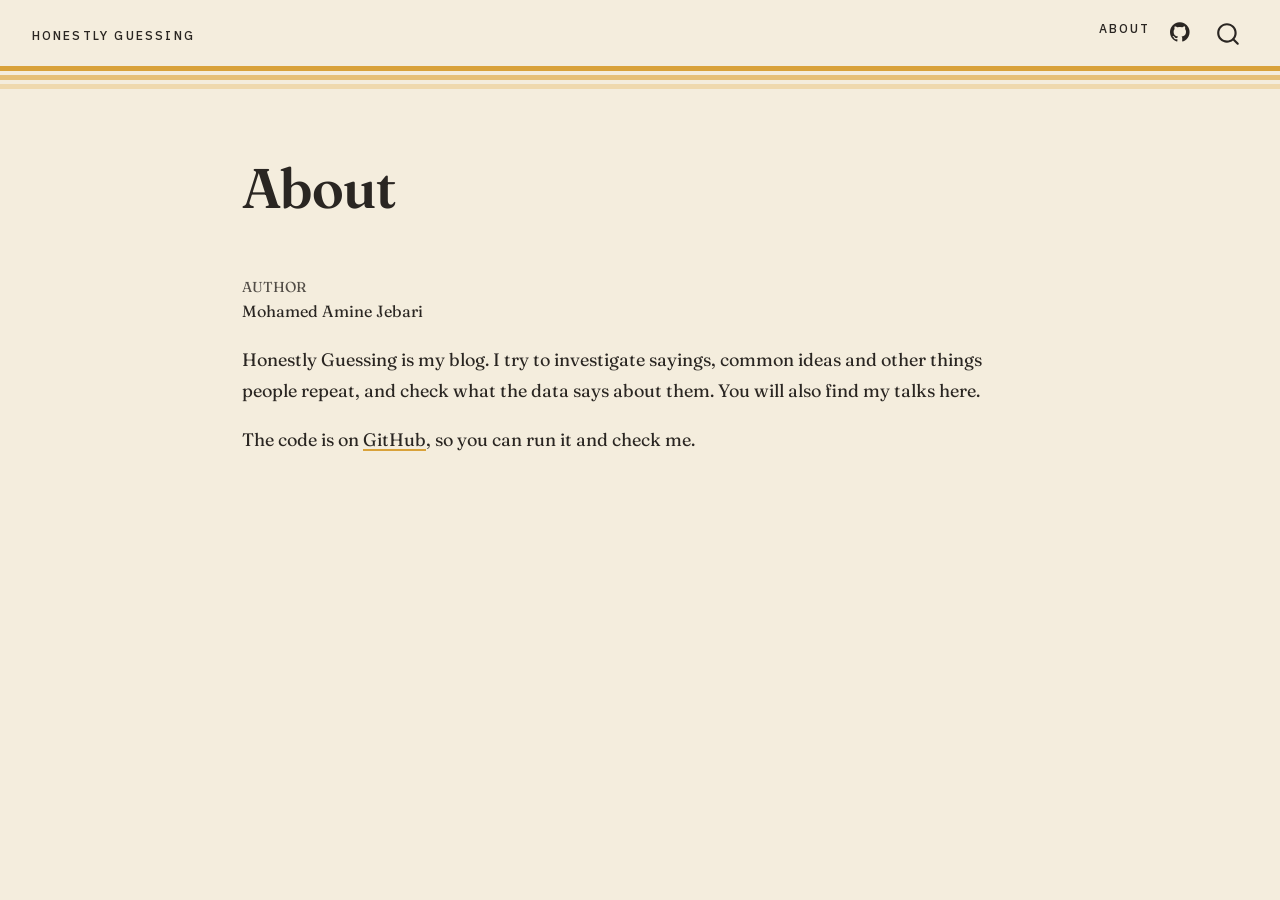
<file: about.html>
<!DOCTYPE html>
<html xmlns="http://www.w3.org/1999/xhtml" lang="en" xml:lang="en"><head>

<meta charset="utf-8">
<meta name="generator" content="quarto-1.11.9">

<meta name="viewport" content="width=device-width, initial-scale=1.0, user-scalable=yes">

<meta name="author" content="Mohamed Amine Jebari">

<title>About – Honestly Guessing</title>
<style>
/* Default styles provided by pandoc.
** See https://pandoc.org/MANUAL.html#variables-for-html for config info.
*/
span.smallcaps{font-variant: small-caps;}
div.columns{display: flex; gap: 1.5em;}
div.column{flex: auto;}
@media screen {
div.columns{gap: min(4vw, 1.5em);}
div.column{overflow-x: auto;}
}
div.hanging-indent{margin-left: 1.5em; text-indent: -1.5em;}
ul.task-list{list-style: none;}
ul.task-list li input[type="checkbox"] {
  width: 0.8em;
  margin: 0 0.8em 0.2em -1em; /* quarto-specific, see https://github.com/quarto-dev/quarto-cli/issues/4556 */ 
  vertical-align: middle;
}
.display.math{display: block; text-align: center; margin: 0.5rem auto;}
</style>


<script src="site_libs/quarto-nav/quarto-nav.js"></script>
<script src="site_libs/clipboard/clipboard.min.js"></script>
<script src="site_libs/quarto-search/autocomplete.umd.js"></script>
<script src="site_libs/quarto-search/fuse.min.js"></script>
<script src="site_libs/quarto-search/quarto-search.js"></script>
<meta name="quarto:offset" content="./">
<script src="site_libs/quarto-html/quarto.js" type="module"></script>
<script src="site_libs/quarto-html/tabsets/tabsets.js" type="module"></script>
<script src="site_libs/quarto-html/scrollable-regions/scrollable-regions.js" type="module"></script>
<script src="site_libs/quarto-html/popper.min.js"></script>
<script src="site_libs/quarto-html/tippy.umd.min.js"></script>
<script src="site_libs/quarto-html/anchor.min.js"></script>
<link href="site_libs/quarto-html/tippy.css" rel="stylesheet">
<link href="site_libs/quarto-html/quarto-syntax-highlighting-63b5708e65d6cd79cd7618c58d0c21e7.css" rel="stylesheet" id="quarto-text-highlighting-styles">
<script src="site_libs/bootstrap/bootstrap.min.js"></script>
<link href="site_libs/bootstrap/bootstrap-icons.css" rel="stylesheet">
<link href="site_libs/bootstrap/bootstrap-4bd9ce2d8bb358b04d3ed9f4d47143b2.min.css" rel="stylesheet" append-hash="true" id="quarto-bootstrap" data-mode="light">
<script id="quarto-search-options" type="application/json">{
  "location": "navbar",
  "copy-button": false,
  "collapse-after": 3,
  "panel-placement": "end",
  "type": "overlay",
  "limit": 50,
  "keyboard-shortcut": [
    "f",
    "/",
    "s"
  ],
  "show-item-context": false,
  "language": {
    "search-no-results-text": "No results",
    "search-matching-documents-text": "matching documents",
    "search-copy-link-title": "Copy link to search",
    "search-hide-matches-text": "Hide additional matches",
    "search-more-match-text": "more match in this document",
    "search-more-matches-text": "more matches in this document",
    "search-clear-button-title": "Clear",
    "search-text-placeholder": "",
    "search-detached-cancel-button-title": "Cancel",
    "search-submit-button-title": "Submit",
    "search-label": "Search"
  }
}</script>


<meta property="og:title" content="About – Honestly Guessing">
<meta property="og:description" content="We all grew up with sayings that either gave us hope or held us back. Now that I work with data, I hope to bring some clarity to folk wisdom, and to learn from it in return.">
<meta property="og:site_name" content="Honestly Guessing">
<meta name="twitter:title" content="About – Honestly Guessing">
<meta name="twitter:description" content="We all grew up with sayings that either gave us hope or held us back. Now that I work with data, I hope to bring some clarity to folk wisdom, and to learn from it in return.">
<meta name="twitter:card" content="summary">
</head>

<body class="nav-fixed fullcontent quarto-light"><a id="quarto-skip-link" class="visually-hidden-focusable" href="#quarto-document-content">Skip to main content</a>

<div id="quarto-search-results"></div>
  <header id="quarto-header" class="headroom fixed-top">
    <nav class="navbar navbar-expand-lg " data-bs-theme="dark" aria-label="Site">
      <div class="navbar-container container-fluid">
      <div class="navbar-brand-container mx-auto">
    <a class="navbar-brand" href="./index.html">
    <span class="navbar-title">Honestly Guessing</span>
    </a>
  </div>
          <button class="navbar-toggler" type="button" data-bs-toggle="collapse" data-bs-target="#navbarCollapse" aria-controls="navbarCollapse" aria-expanded="false" aria-label="Toggle navigation" onclick="if (window.quartoToggleHeadroom) { window.quartoToggleHeadroom(); }">
  <span class="navbar-toggler-icon"></span>
</button>
          <div class="collapse navbar-collapse" id="navbarCollapse">
            <ul class="navbar-nav navbar-nav-scroll ms-auto">
  <li class="nav-item">
    <a class="nav-link active" href="./about.html" aria-current="page"> 
<span class="menu-text">About</span></a>
  </li>  
  <li class="nav-item compact">
    <a class="nav-link" href="https://github.com/MedAmineGBerry"> <i class="bi bi-github" role="img" aria-label="GitHub">
</i> 
<span class="menu-text"></span></a>
  </li>  
</ul>
          </div> <!-- /navcollapse -->
            <div class="quarto-navbar-tools">
</div>
            <div id="quarto-search" class="" title="Search"></div>
      </div> <!-- /container-fluid -->
    </nav>
</header>
<!-- content -->
<div id="quarto-content" class="quarto-container page-columns page-rows-contents page-layout-article page-navbar">
<!-- sidebar -->
<!-- margin-sidebar -->
    
<!-- main -->
<main class="content" id="quarto-document-content" tabindex="-1">

<header id="title-block-header" class="quarto-title-block default">
<div class="quarto-title">
<h1 class="title">About</h1>
</div>



<div class="quarto-title-meta">

    <div>
    <div class="quarto-title-meta-heading">Author</div>
    <div class="quarto-title-meta-contents">
             <p>Mohamed Amine Jebari </p>
          </div>
  </div>
    
  
    
  </div>
  


</header>


<p>Honestly Guessing is my blog. I try to investigate sayings, common ideas and other things people repeat, and check what the data says about them. You will also find my talks here.</p>
<p>The code is on <a href="https://github.com/MedAmineGBerry">GitHub</a>, so you can run it and check me.</p>



</main> <!-- /main -->
<script id="quarto-html-after-body" type="application/javascript">
  window.document.addEventListener("DOMContentLoaded", function (event) {
    const icon = "";
    const anchorJS = new window.AnchorJS();
    anchorJS.options = {
      placement: 'right',
      icon: icon
    };
    anchorJS.add('.anchored');
    const isCodeAnnotation = (el) => {
      for (const clz of el.classList) {
        if (clz.startsWith('code-annotation-')) {                     
          return true;
        }
      }
      return false;
    }
    const onCopySuccess = function(e) {
      // button target
      const button = e.trigger;
      // don't keep focus
      button.blur();
      // flash "checked"
      button.classList.add('code-copy-button-checked');
      var currentTitle = button.getAttribute("title");
      button.setAttribute("title", "Copied!");
      let tooltip;
      if (window.bootstrap) {
        button.setAttribute("data-bs-toggle", "tooltip");
        button.setAttribute("data-bs-placement", "left");
        button.setAttribute("data-bs-title", "Copied!");
        tooltip = new bootstrap.Tooltip(button, 
          { trigger: "manual", 
            customClass: "code-copy-button-tooltip",
            offset: [0, -8]});
        tooltip.show();    
      }
      setTimeout(function() {
        if (tooltip) {
          tooltip.hide();
          button.removeAttribute("data-bs-title");
          button.removeAttribute("data-bs-toggle");
          button.removeAttribute("data-bs-placement");
        }
        button.setAttribute("title", currentTitle);
        button.classList.remove('code-copy-button-checked');
      }, 1000);
      // clear code selection
      e.clearSelection();
    }
    const getTextToCopy = function(trigger) {
      const outerScaffold = trigger.parentElement.cloneNode(true);
      const codeEl = outerScaffold.querySelector('code');
      for (const childEl of codeEl.children) {
        if (isCodeAnnotation(childEl)) {
          childEl.remove();
        }
      }
      return codeEl.innerText;
    }
    const clipboard = new window.ClipboardJS('.code-copy-button:not([data-in-quarto-modal])', {
      text: getTextToCopy
    });
    clipboard.on('success', onCopySuccess);
    if (window.document.getElementById('quarto-embedded-source-code-modal')) {
      const clipboardModal = new window.ClipboardJS('.code-copy-button[data-in-quarto-modal]', {
        text: getTextToCopy,
        container: window.document.getElementById('quarto-embedded-source-code-modal')
      });
      clipboardModal.on('success', onCopySuccess);
    }
      var localhostRegex = new RegExp(/^(?:http|https):\/\/localhost\:?[0-9]*\//);
      var mailtoRegex = new RegExp(/^mailto:/);
        var filterRegex = new RegExp("https:\/\/medaminegberry\.github\.io\/honestly-guessing-blog");
      const newWindowLabel = "(opens in a new tab)";
      const newWindowNoteId = "quarto-ext-newwindow-label";
      // Links reference one hidden label through aria-describedby, so the
      // announcement never changes their accessible name.
      var describeNewWindow = (link) => {
        if (!window.document.getElementById(newWindowNoteId)) {
          var newWindowNote = window.document.createElement("span");
          newWindowNote.id = newWindowNoteId;
          newWindowNote.hidden = true;
          newWindowNote.textContent = newWindowLabel;
          window.document.body.appendChild(newWindowNote);
        }
        var describedBy = (link.getAttribute("aria-describedby") || "").split(/\s+/).filter(Boolean);
        if (!describedBy.includes(newWindowNoteId)) {
          describedBy.push(newWindowNoteId);
          link.setAttribute("aria-describedby", describedBy.join(" "));
        }
      }
      var isInternal = (href) => {
          return filterRegex.test(href) || localhostRegex.test(href) || mailtoRegex.test(href);
      }
      // Inspect non-navigation links and adorn them if external
      window.quartoDecorateExternalLinks = function (root) {
     var links = (root || window.document).querySelectorAll('a[href]:not(.nav-link):not(.navbar-brand):not(.toc-action):not(.sidebar-link):not(.sidebar-item-toggle):not(.pagination-link):not(.no-external):not([aria-hidden]):not(.dropdown-item):not(.quarto-navigation-tool):not(.about-link)');
      for (var i=0; i<links.length; i++) {
        const link = links[i];
        if (!isInternal(link.href)) {
          // undo the damage that might have been done by quarto-nav.js in the case of
          // links that we want to consider external
          if (link.dataset.originalHref !== undefined) {
            link.href = link.dataset.originalHref;
          }
            // target, if specified
            link.setAttribute("target", "_blank");
            if (link.getAttribute("rel") === null) {
              link.setAttribute("rel", "noopener");
            }
            describeNewWindow(link);
          if (!link.classList.contains('no-external-icon')) {
          }
        }
      }
      };
      window.quartoDecorateExternalLinks(window.document);
    // Esc closes the popup (WCAG 1.4.13) and focus leaving both trigger and
    // popup closes it (WCAG 2.4.11); tippy handles neither for interactive popups.
    const hideOnEscAndFocusOut = {
      name: 'hideOnEscAndFocusOut',
      defaultValue: true,
      fn(instance) {
        const dismiss = () => {
          // A show scheduled by the trigger delay would otherwise reopen it
          instance.clearDelayTimeouts();
          instance.hide();
        };
        const onKeyDown = (event) => {
          if (event.key !== 'Escape') {
            return;
          }
          // Keep Esc from also reaching page handlers (e.g. reveal.js overview),
          // except an open reveal.js slide menu, which Esc should close too.
          // The menu handles keys only when its keyboard option is on.
          const menuHandlesEsc = window.Reveal?.getPlugin?.('menu')?.isOpen() &&
            window.Reveal.getConfig().menu?.keyboard !== false;
          if (!menuHandlesEsc) {
            event.stopPropagation();
          }
          if (instance.popper.contains(window.document.activeElement)) {
            // Disabled while refocusing so the focus trigger does not reopen it
            instance.disable();
            instance.reference.focus();
            instance.enable();
          }
          dismiss();
        };
        const onFocusOut = (event) => {
          const target = event.relatedTarget;
          if (target && !instance.reference.contains(target) &&
              !instance.popper.contains(target)) {
            dismiss();
          }
        };
        // On the trigger too: a click trigger (code-annotations: select) has no
        // blur handling. Attached for the instance's lifetime so leaving the
        // trigger also cancels a show still pending on the trigger delay.
        instance.reference.addEventListener('focusout', onFocusOut);
        return {
          onShow() {
            window.document.addEventListener('keydown', onKeyDown, true);
            instance.popper.addEventListener('focusout', onFocusOut);
          },
          onHide() {
            window.document.removeEventListener('keydown', onKeyDown, true);
            instance.popper.removeEventListener('focusout', onFocusOut);
          },
          onDestroy() {
            instance.reference.removeEventListener('focusout', onFocusOut);
          },
        };
      },
    };
    function tippyHover(el, contentFn, onTriggerFn, onUntriggerFn) {
      const config = {
        allowHTML: true,
        maxWidth: 500,
        delay: 100,
        arrow: false,
        appendTo: function(el) {
            return el.parentElement;
        },
        interactive: true,
        interactiveBorder: 10,
        theme: 'quarto',
        placement: 'bottom-start',
        plugins: [hideOnEscAndFocusOut],
      };
      if (contentFn) {
        config.content = contentFn;
      }
      if (onTriggerFn) {
        config.onTrigger = onTriggerFn;
      }
      if (onUntriggerFn) {
        config.onUntrigger = onUntriggerFn;
      }
      window.tippy(el, config); 
    }
    const noterefs = window.document.querySelectorAll('a[role="doc-noteref"]');
    for (var i=0; i<noterefs.length; i++) {
      const ref = noterefs[i];
      tippyHover(ref, function() {
        // use id or data attribute instead here
        let href = ref.getAttribute('data-footnote-href') || ref.getAttribute('href');
        try { href = new URL(href).hash; } catch {}
        const id = href.replace(/^#\/?/, "");
        const note = window.document.getElementById(id);
        if (note) {
          return note.innerHTML;
        } else {
          return "";
        }
      });
    }
    const xrefs = window.document.querySelectorAll('a.quarto-xref');
    const processXRef = (id, note) => {
      // Strip column container classes
      const stripColumnClz = (el) => {
        el.classList.remove("page-full", "page-columns");
        if (el.children) {
          for (const child of el.children) {
            stripColumnClz(child);
          }
        }
      }
      stripColumnClz(note)
      if (id === null || id.startsWith('sec-')) {
        // Special case sections, only their first couple elements
        const container = document.createElement("div");
        if (note.children && note.children.length > 2) {
          container.appendChild(note.children[0].cloneNode(true));
          for (let i = 1; i < note.children.length; i++) {
            const child = note.children[i];
            if (child.tagName === "P" && child.innerText === "") {
              continue;
            } else {
              container.appendChild(child.cloneNode(true));
              break;
            }
          }
          if (window.Quarto?.typesetMath) {
            window.Quarto.typesetMath(container);
          }
          return container.innerHTML
        } else {
          if (window.Quarto?.typesetMath) {
            window.Quarto.typesetMath(note);
          }
          return note.innerHTML;
        }
      } else {
        // Remove any anchor links if they are present
        const anchorLink = note.querySelector('a.anchorjs-link');
        if (anchorLink) {
          anchorLink.remove();
        }
        if (window.Quarto?.typesetMath) {
          window.Quarto.typesetMath(note);
        }
        if (note.classList.contains("callout")) {
          return note.outerHTML;
        } else {
          return note.innerHTML;
        }
      }
    }
    for (var i=0; i<xrefs.length; i++) {
      const xref = xrefs[i];
      tippyHover(xref, undefined, function(instance) {
        instance.disable();
        let url = xref.getAttribute('href');
        let hash = undefined; 
        if (url.startsWith('#')) {
          hash = url;
        } else {
          try { hash = new URL(url).hash; } catch {}
        }
        if (hash) {
          const id = hash.replace(/^#\/?/, "");
          const note = window.document.getElementById(id);
          if (note !== null) {
            try {
              const html = processXRef(id, note.cloneNode(true));
              instance.setContent(html);
            } finally {
              instance.enable();
              instance.show();
            }
          } else {
            // See if we can fetch this
            fetch(url.split('#')[0])
            .then(res => res.text())
            .then(html => {
              const parser = new DOMParser();
              const htmlDoc = parser.parseFromString(html, "text/html");
              const note = htmlDoc.getElementById(id);
              if (note !== null) {
                const html = processXRef(id, note);
                instance.setContent(html);
              } 
            }).finally(() => {
              instance.enable();
              instance.show();
            });
          }
        } else {
          // See if we can fetch a full url (with no hash to target)
          // This is a special case and we should probably do some content thinning / targeting
          fetch(url)
          .then(res => res.text())
          .then(html => {
            const parser = new DOMParser();
            const htmlDoc = parser.parseFromString(html, "text/html");
            const note = htmlDoc.querySelector('main.content');
            if (note !== null) {
              // This should only happen for chapter cross references
              // (since there is no id in the URL)
              // remove the first header
              if (note.children.length > 0 && note.children[0].tagName === "HEADER") {
                note.children[0].remove();
              }
              const html = processXRef(null, note);
              instance.setContent(html);
            } 
          }).finally(() => {
            instance.enable();
            instance.show();
          });
        }
      }, function(instance) {
      });
    }
        let selectedAnnoteEl;
        const selectorForAnnotation = ( cell, annotation) => {
          let cellAttr = 'data-code-cell="' + cell + '"';
          let lineAttr = 'data-code-annotation="' +  annotation + '"';
          const selector = 'span[' + cellAttr + '][' + lineAttr + ']';
          return selector;
        }
        const selectCodeLines = (annoteEl) => {
          const doc = window.document;
          const targetCell = annoteEl.getAttribute("data-target-cell");
          const targetAnnotation = annoteEl.getAttribute("data-target-annotation");
          const annoteSpan = window.document.querySelector(selectorForAnnotation(targetCell, targetAnnotation));
          const lines = annoteSpan.getAttribute("data-code-lines").split(",");
          const lineIds = lines.map((line) => {
            return targetCell + "-" + line;
          })
          // Each band is positioned against its own containing block, which is
          // not the offsetParent of the lines, so place it from client rects.
          const placeBand = (band, firstEl, lastEl, codeBlock) => {
            const container = band.offsetParent;
            if (container === null) {
              return;
            }
            const containerRect = container.getBoundingClientRect();
            // Reveal.js scales slides with a transform, so convert client
            // pixels back to the CSS pixels of the container.
            const scale = containerRect.height / container.offsetHeight || 1;
            const firstRect = firstEl.getBoundingClientRect();
            const lastRect = lastEl.getBoundingClientRect();
            const top = (firstRect.top - containerRect.top) / scale - container.clientTop + container.scrollTop;
            const height = (lastRect.bottom - firstRect.top) / scale;
            band.style.top = top - 2 + "px";
            band.style.height = height + 4 + "px";
            if (codeBlock) {
              // Without the copy button wrapper, the containing block is wider
              // than the code block, so span the code block explicitly.
              const blockRect = codeBlock.getBoundingClientRect();
              band.style.left = (blockRect.left - containerRect.left) / scale - container.clientLeft + container.scrollLeft + "px";
              band.style.width = blockRect.width / scale + "px";
            }
          };
          if (lineIds.length > 0) {
            const el = window.document.getElementById(lineIds[0]);
            const lastEl = window.document.getElementById(lineIds[lineIds.length - 1]);
            const parent = el.parentElement.parentElement;
            // cook up a div (if necessary) and position it
            let div = window.document.getElementById("code-annotation-line-highlight");
            if (div === null) {
              div = window.document.createElement("div");
              div.setAttribute("id", "code-annotation-line-highlight");
              div.style.position = 'absolute';
              parent.appendChild(div);
            }
            placeBand(div, el, lastEl, parent.closest("div.sourceCode") || parent);
            let gutterDiv = window.document.getElementById("code-annotation-line-highlight-gutter");
            if (gutterDiv === null) {
              gutterDiv = window.document.createElement("div");
              gutterDiv.setAttribute("id", "code-annotation-line-highlight-gutter");
              gutterDiv.style.position = 'absolute';
              const codeCell = window.document.getElementById(targetCell);
              const gutter = codeCell.querySelector('.code-annotation-gutter');
              gutter.appendChild(gutterDiv);
            }
            placeBand(gutterDiv, el, lastEl);
            selectedAnnoteEl = annoteEl;
          }
        };
        const unselectCodeLines = () => {
          const elementsIds = ["code-annotation-line-highlight", "code-annotation-line-highlight-gutter"];
          elementsIds.forEach((elId) => {
            const div = window.document.getElementById(elId);
            if (div) {
              div.remove();
            }
          });
          selectedAnnoteEl = undefined;
        };
          // Handle positioning of the toggle
      window.addEventListener(
        "resize",
        throttle(() => {
          elRect = undefined;
          if (selectedAnnoteEl) {
            selectCodeLines(selectedAnnoteEl);
          }
        }, 10)
      );
      function throttle(fn, ms) {
      let throttle = false;
      let timer;
        return (...args) => {
          if(!throttle) { // first call gets through
              fn.apply(this, args);
              throttle = true;
          } else { // all the others get throttled
              if(timer) clearTimeout(timer); // cancel #2
              timer = setTimeout(() => {
                fn.apply(this, args);
                timer = throttle = false;
              }, ms);
          }
        };
      }
        // Attach click handler to the DT
        const annoteDls = window.document.querySelectorAll('dt[data-target-cell]');
        for (const annoteDlNode of annoteDls) {
          annoteDlNode.addEventListener('click', (event) => {
            const clickedEl = event.target;
            if (clickedEl !== selectedAnnoteEl) {
              unselectCodeLines();
              const activeEl = window.document.querySelector('dt[data-target-cell].code-annotation-active');
              if (activeEl) {
                activeEl.classList.remove('code-annotation-active');
              }
              selectCodeLines(clickedEl);
              clickedEl.classList.add('code-annotation-active');
            } else {
              // Unselect the line
              unselectCodeLines();
              clickedEl.classList.remove('code-annotation-active');
            }
          });
        }
    const findCites = (el) => {
      const parentEl = el.parentElement;
      if (parentEl) {
        const cites = parentEl.dataset.cites;
        if (cites) {
          return {
            el,
            cites: cites.split(' ')
          };
        } else {
          return findCites(el.parentElement)
        }
      } else {
        return undefined;
      }
    };
    var bibliorefs = window.document.querySelectorAll('a[role="doc-biblioref"]');
    for (var i=0; i<bibliorefs.length; i++) {
      const ref = bibliorefs[i];
      const citeInfo = findCites(ref);
      if (citeInfo) {
        tippyHover(citeInfo.el, function() {
          var popup = window.document.createElement('div');
          citeInfo.cites.forEach(function(cite) {
            var citeDiv = window.document.createElement('div');
            citeDiv.classList.add('hanging-indent');
            citeDiv.classList.add('csl-entry');
            var biblioDiv = window.document.getElementById('ref-' + cite);
            if (biblioDiv) {
              citeDiv.innerHTML = biblioDiv.innerHTML;
            }
            popup.appendChild(citeDiv);
          });
          return popup.innerHTML;
        });
      }
    }
  });
  </script>
  <script type="application/javascript">
  window.quartoScrollableRegionsLabels = {"code":"Scrollable code","output":"Scrollable output"};
  </script>
</div> <!-- /content -->




</body></html>
</file>
<file: site_libs/quarto-html/tippy.css>
.tippy-box[data-animation=fade][data-state=hidden]{opacity:0}[data-tippy-root]{max-width:calc(100vw - 10px)}.tippy-box{position:relative;background-color:#333;color:#fff;border-radius:4px;font-size:14px;line-height:1.4;white-space:normal;outline:0;transition-property:transform,visibility,opacity}.tippy-box[data-placement^=top]>.tippy-arrow{bottom:0}.tippy-box[data-placement^=top]>.tippy-arrow:before{bottom:-7px;left:0;border-width:8px 8px 0;border-top-color:initial;transform-origin:center top}.tippy-box[data-placement^=bottom]>.tippy-arrow{top:0}.tippy-box[data-placement^=bottom]>.tippy-arrow:before{top:-7px;left:0;border-width:0 8px 8px;border-bottom-color:initial;transform-origin:center bottom}.tippy-box[data-placement^=left]>.tippy-arrow{right:0}.tippy-box[data-placement^=left]>.tippy-arrow:before{border-width:8px 0 8px 8px;border-left-color:initial;right:-7px;transform-origin:center left}.tippy-box[data-placement^=right]>.tippy-arrow{left:0}.tippy-box[data-placement^=right]>.tippy-arrow:before{left:-7px;border-width:8px 8px 8px 0;border-right-color:initial;transform-origin:center right}.tippy-box[data-inertia][data-state=visible]{transition-timing-function:cubic-bezier(.54,1.5,.38,1.11)}.tippy-arrow{width:16px;height:16px;color:#333}.tippy-arrow:before{content:"";position:absolute;border-color:transparent;border-style:solid}.tippy-content{position:relative;padding:5px 9px;z-index:1}
</file>
<file: site_libs/quarto-html/quarto-syntax-highlighting-63b5708e65d6cd79cd7618c58d0c21e7.css>
/* quarto syntax highlight colors */
:root {
  --quarto-hl-ot-color: #003B4F;
  --quarto-hl-at-color: #657422;
  --quarto-hl-ss-color: #20794D;
  --quarto-hl-an-color: #5E5E5E;
  --quarto-hl-fu-color: #4758AB;
  --quarto-hl-st-color: #20794D;
  --quarto-hl-cf-color: #003B4F;
  --quarto-hl-op-color: #5E5E5E;
  --quarto-hl-er-color: #AD0000;
  --quarto-hl-bn-color: #AD0000;
  --quarto-hl-al-color: #AD0000;
  --quarto-hl-va-color: #111111;
  --quarto-hl-bu-color: inherit;
  --quarto-hl-ex-color: inherit;
  --quarto-hl-pp-color: #AD0000;
  --quarto-hl-in-color: #5E5E5E;
  --quarto-hl-vs-color: #20794D;
  --quarto-hl-wa-color: #5E5E5E;
  --quarto-hl-do-color: #5E5E5E;
  --quarto-hl-im-color: #00769E;
  --quarto-hl-ch-color: #20794D;
  --quarto-hl-dt-color: #AD0000;
  --quarto-hl-fl-color: #AD0000;
  --quarto-hl-co-color: #5E5E5E;
  --quarto-hl-cv-color: #5E5E5E;
  --quarto-hl-cn-color: #8f5902;
  --quarto-hl-sc-color: #5E5E5E;
  --quarto-hl-dv-color: #AD0000;
  --quarto-hl-kw-color: #003B4F;
}

/* other quarto variables */
:root {
  --quarto-font-monospace: SFMono-Regular, Menlo, Monaco, Consolas, "Liberation Mono", "Courier New", monospace;
}

/* syntax highlight based on Pandoc's rules */
pre > code.sourceCode > span {
  color: #003B4F;
}

code.sourceCode > span {
  color: #003B4F;
}

div.sourceCode,
div.sourceCode pre.sourceCode {
  color: #003B4F;
}

/* Normal */
code span {
  color: #003B4F;
}

/* Alert */
code span.al {
  color: #AD0000;
  font-style: inherit;
}

/* Annotation */
code span.an {
  color: #5E5E5E;
  font-style: inherit;
}

/* Attribute */
code span.at {
  color: #657422;
  font-style: inherit;
}

/* BaseN */
code span.bn {
  color: #AD0000;
  font-style: inherit;
}

/* BuiltIn */
code span.bu {
  font-style: inherit;
}

/* ControlFlow */
code span.cf {
  color: #003B4F;
  font-weight: bold;
  font-style: inherit;
}

/* Char */
code span.ch {
  color: #20794D;
  font-style: inherit;
}

/* Constant */
code span.cn {
  color: #8f5902;
  font-style: inherit;
}

/* Comment */
code span.co {
  color: #5E5E5E;
  font-style: inherit;
}

/* CommentVar */
code span.cv {
  color: #5E5E5E;
  font-style: italic;
}

/* Documentation */
code span.do {
  color: #5E5E5E;
  font-style: italic;
}

/* DataType */
code span.dt {
  color: #AD0000;
  font-style: inherit;
}

/* DecVal */
code span.dv {
  color: #AD0000;
  font-style: inherit;
}

/* Error */
code span.er {
  color: #AD0000;
  font-style: inherit;
}

/* Extension */
code span.ex {
  font-style: inherit;
}

/* Float */
code span.fl {
  color: #AD0000;
  font-style: inherit;
}

/* Function */
code span.fu {
  color: #4758AB;
  font-style: inherit;
}

/* Import */
code span.im {
  color: #00769E;
  font-style: inherit;
}

/* Information */
code span.in {
  color: #5E5E5E;
  font-style: inherit;
}

/* Keyword */
code span.kw {
  color: #003B4F;
  font-weight: bold;
  font-style: inherit;
}

/* Operator */
code span.op {
  color: #5E5E5E;
  font-style: inherit;
}

/* Other */
code span.ot {
  color: #003B4F;
  font-style: inherit;
}

/* Preprocessor */
code span.pp {
  color: #AD0000;
  font-style: inherit;
}

/* SpecialChar */
code span.sc {
  color: #5E5E5E;
  font-style: inherit;
}

/* SpecialString */
code span.ss {
  color: #20794D;
  font-style: inherit;
}

/* String */
code span.st {
  color: #20794D;
  font-style: inherit;
}

/* Variable */
code span.va {
  color: #111111;
  font-style: inherit;
}

/* VerbatimString */
code span.vs {
  color: #20794D;
  font-style: inherit;
}

/* Warning */
code span.wa {
  color: #5E5E5E;
  font-style: italic;
}

.prevent-inlining {
  content: "</";
}

/*# sourceMappingURL=054cc16b9e9817627be6994582d2ffb5.css.map */
</file>
